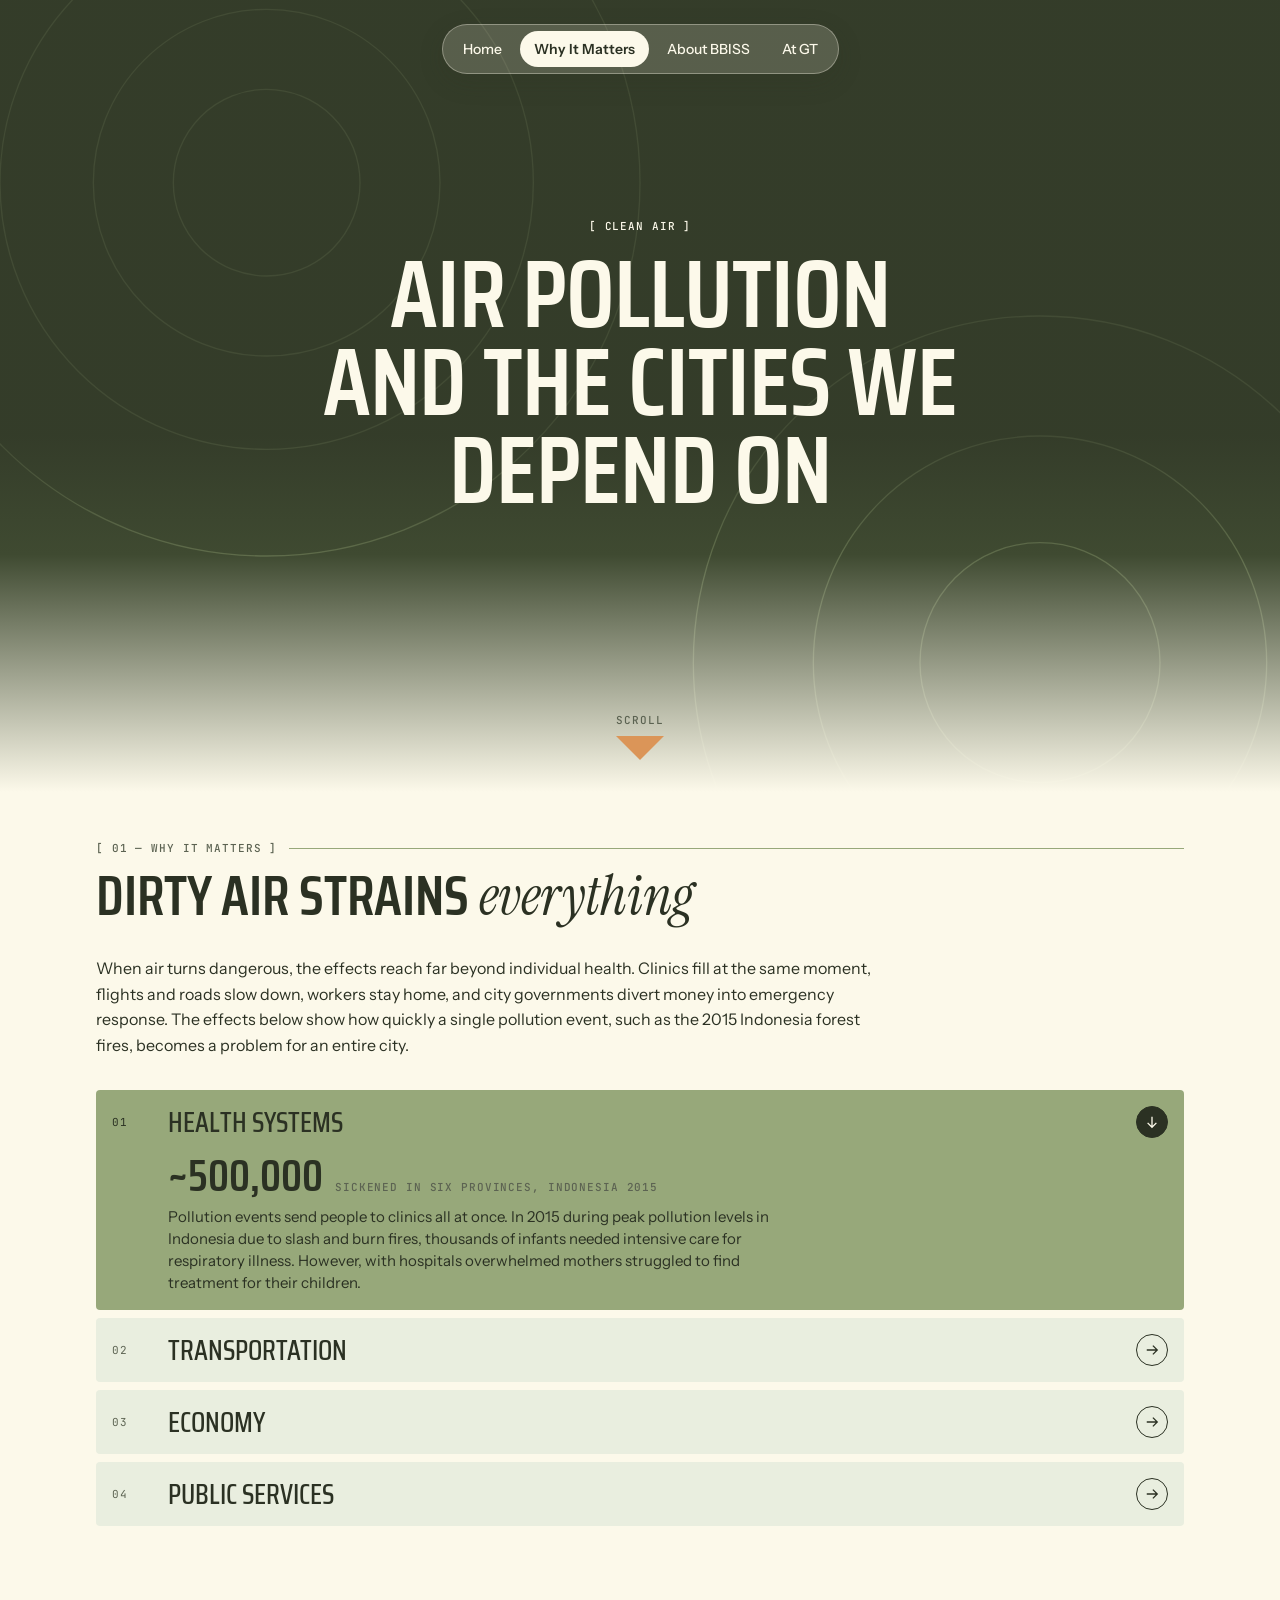
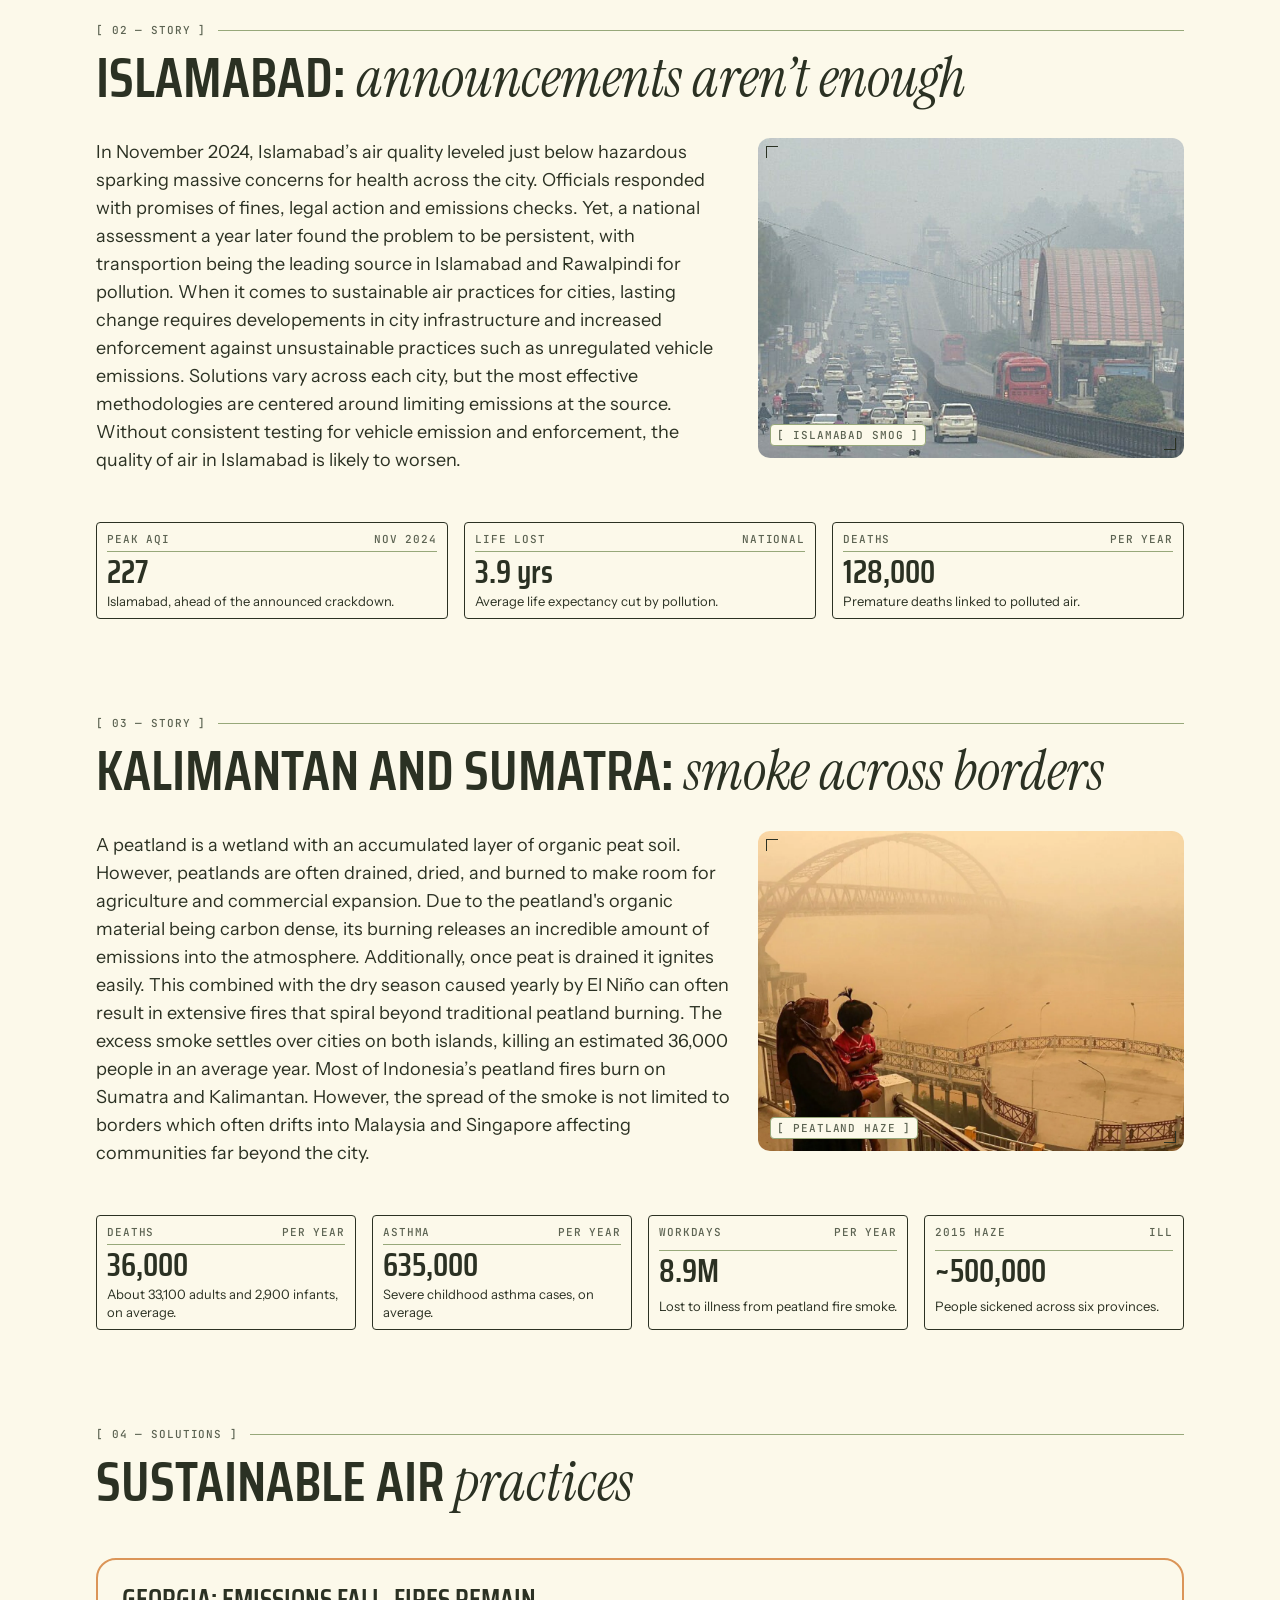
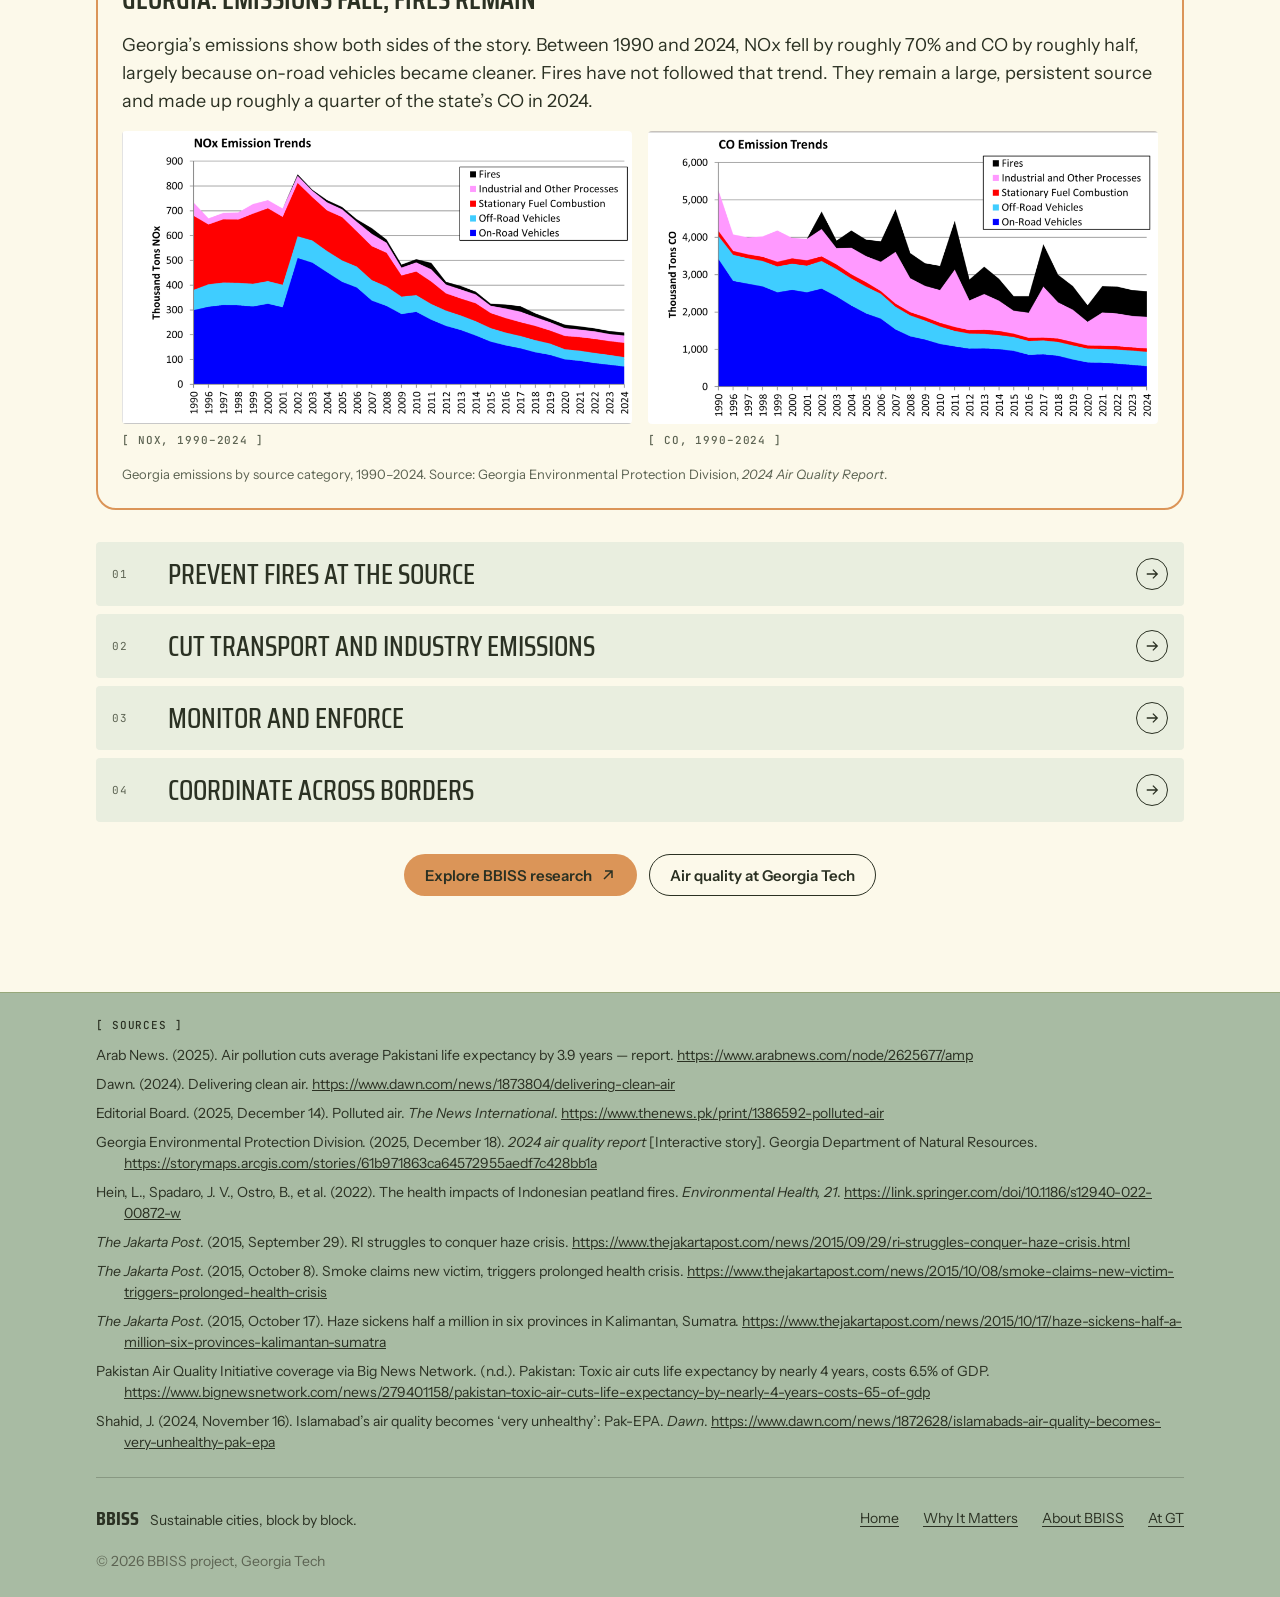
<file: about.html>
<!DOCTYPE html>
<html lang="en">
<head>
  <meta charset="UTF-8">
  <meta name="viewport" content="width=device-width, initial-scale=1">
  <meta name="description" content="How fine particle pollution harms people and city systems, and why sustainable air practices matter: Islamabad, Kalimantan and Sumatra.">
  <title>Clean Air &amp; Cities | BBISS</title>
  <link rel="icon" href="data:image/svg+xml,%3Csvg xmlns='http://www.w3.org/2000/svg' viewBox='0 0 32 32'%3E%3Crect width='32' height='32' rx='8' fill='%232b3123'/%3E%3Ccircle cx='16' cy='16' r='9' fill='none' stroke='%2397a87a' stroke-width='2'/%3E%3Ccircle cx='16' cy='16' r='4' fill='%23db9558'/%3E%3C/svg%3E">
  <link rel="preconnect" href="https://fonts.googleapis.com">
  <link rel="preconnect" href="https://fonts.gstatic.com" crossorigin>
  <link rel="stylesheet" href="https://fonts.googleapis.com/css2?family=Instrument+Sans:wght@400;500;600&family=Instrument+Serif:ital@0;1&family=JetBrains+Mono:wght@500&family=Saira+Condensed:wght@500;600&display=fallback">
  <link rel="stylesheet" href="css/styles.css">
  <link rel="stylesheet" href="css/bbiss.css">
  <style>
    /* Page-only helpers (built from the BBISS tokens) */
    .aq-stats { display: flex; flex-wrap: wrap; gap: var(--space-4); margin-top: var(--space-8); }
    .aq-stats .bb-note { flex: 1 1 200px; max-width: none; }
    .aq-story { display: grid; gap: var(--space-6); margin-top: var(--space-8); }
    .aq-copy { margin: 0 0 var(--space-4); font-size: 18px; line-height: 28px; }
    .aq-copy:last-child { margin-bottom: 0; }
    .aq-chart { margin: var(--space-12) 0 0; padding: var(--space-6); border: 2px solid var(--orange); border-radius: var(--radius-lg); background: var(--cream); }
    .aq-chart > figcaption { margin: 0 0 var(--space-4); font-family: var(--font-display); font-weight: 600; font-size: 28px; line-height: 1.1; text-transform: uppercase; }
    .aq-chart__src { margin: var(--space-4) 0 0; font-size: 13px; color: var(--muted); }
    .aq-fact { display: flex; flex-wrap: wrap; align-items: baseline; gap: var(--space-3); padding: 0 var(--space-4) var(--space-2) 72px; }
    .aq-big { font-family: var(--font-display); font-weight: 600; font-size: 44px; line-height: 1; }
    .aq-graphs { display: grid; gap: var(--space-4); }
    .aq-graphs figure { margin: 0; }
    .aq-graphs img { width: 100%; height: auto; border-radius: var(--radius-sm); background: #fff; }
    .aq-graphs figcaption { margin-top: var(--space-2); }
    @media (min-width: 768px) {
      .aq-graphs { grid-template-columns: 1fr 1fr; }
      .aq-story { grid-template-columns: 3fr 2fr; align-items: start; }
    }
    @media (max-width: 600px) { .aq-fact { padding-left: var(--space-4); } }
  </style>
  <script>document.documentElement.classList.add("js");</script>
  <script src="js/main.js" defer></script>
  <script src="js/bbiss.js" defer></script>
</head>
<body>
  <a class="skip-link" href="#main">Skip to content</a>

  <header class="site-header bb-header">
    <div class="container">
      <a class="site-logo" href="index.html">BBISS</a>

      <button class="nav-toggle" type="button" aria-controls="site-nav" aria-expanded="false" aria-label="Open menu">
        <span class="nav-toggle-bar"></span>
        <span class="nav-toggle-bar"></span>
        <span class="nav-toggle-bar"></span>
      </button>

      <nav class="site-nav" id="site-nav" aria-label="Main">
        <ul class="nav-list">
          <li><a href="index.html">Home</a></li>
          <li><a href="about.html" aria-current="page">Why It Matters</a></li>
          <li><a href="projects.html">About BBISS</a></li>
          <li><a href="resources.html">At GT</a></li>
        </ul>
      </nav>
    </div>
  </header>
  <div class="nav-overlay" aria-hidden="true"></div>

  <main id="main" class="bbiss">
    <header class="bb-hero">
      <div class="bb-hero__media" aria-hidden="true">
        <!-- Placeholder: replace this SVG with a hero photo, e.g. <img src="images/city-smog.jpg" alt=""> -->
        <svg viewBox="0 0 960 600" preserveAspectRatio="xMidYMid slice">
          <rect width="960" height="600" style="fill: var(--moss)"/>
          <g class="rings">
            <circle cx="200" cy="140" r="70"/><circle cx="200" cy="140" r="130"/><circle cx="200" cy="140" r="200"/><circle cx="200" cy="140" r="280"/>
            <circle cx="780" cy="500" r="90"/><circle cx="780" cy="500" r="170"/><circle cx="780" cy="500" r="260"/>
          </g>
        </svg>
      </div>
      <div class="bb-hero__inner">
        <span class="bb-label bb-label--dark">[ CLEAN AIR ]</span>
        <h1>Air pollution and the cities we depend on</h1>
      </div>
      <a class="bb-hero__cue" href="#why">
        <span class="bb-label">Scroll</span>
        <svg viewBox="0 0 48 24" aria-hidden="true"><path d="M0 0h48L24 24z"/></svg>
      </a>
    </header>

    <section class="bbiss-section" id="why" aria-labelledby="why-title">
      <div class="container">
        <div class="bb-heading" data-reveal>
          <div class="bb-heading__rule"><span class="bb-label">[ 01 — WHY IT MATTERS ]</span></div>
          <h2 id="why-title">Dirty air strains <em>everything</em></h2>
        </div>

        <p class="bbiss-copy" data-reveal>When air turns dangerous, the effects reach far beyond individual health. Clinics fill at the same moment, flights and roads slow down, workers stay home, and city governments divert money into emergency response. The effects below show how quickly a single pollution event, such as the 2015 Indonesia forest fires, becomes a problem for an entire city.</p>

        <ul class="bb-rows bbiss-stack">
          <li class="bb-row is-open">
            <button type="button" aria-expanded="true" aria-controls="why-01">
              <span class="bb-row__idx">01</span>
              <span class="bb-row__title">Health systems</span>
              <span class="bb-row__arrow"><svg viewBox="0 0 16 16" fill="none" stroke="currentColor" stroke-width="1.5" aria-hidden="true"><path d="M2 8h12M9 3l5 5-5 5"/></svg></span>
            </button>
            <div class="bb-row__body" id="why-01"><div>
              <div class="aq-fact"><strong class="aq-big">~500,000</strong><span class="bb-label">sickened in six provinces, Indonesia 2015</span></div>
              <p>Pollution events send people to clinics all at once. In 2015 during peak pollution levels in Indonesia due to slash and burn fires, thousands of infants needed intensive care for respiratory illness. However, with hospitals overwhelmed mothers struggled to find treatment for their children.</p>
            </div></div>
          </li>
          <li class="bb-row">
            <button type="button" aria-expanded="false" aria-controls="why-02">
              <span class="bb-row__idx">02</span>
              <span class="bb-row__title">Transportation</span>
              <span class="bb-row__arrow"><svg viewBox="0 0 16 16" fill="none" stroke="currentColor" stroke-width="1.5" aria-hidden="true"><path d="M2 8h12M9 3l5 5-5 5"/></svg></span>
            </button>
            <div class="bb-row__body" id="why-02"><div>
              <div class="aq-fact"><strong class="aq-big">&lt;800 m</strong><span class="bb-label">visibility in two Sumatran cities, 2015</span></div>
              <p>Thick haze cuts visibility and disrupts travel. Thousands of air travelers lost time and money.</p>
            </div></div>
          </li>
          <li class="bb-row">
            <button type="button" aria-expanded="false" aria-controls="why-03">
              <span class="bb-row__idx">03</span>
              <span class="bb-row__title">Economy</span>
              <span class="bb-row__arrow"><svg viewBox="0 0 16 16" fill="none" stroke="currentColor" stroke-width="1.5" aria-hidden="true"><path d="M2 8h12M9 3l5 5-5 5"/></svg></span>
            </button>
            <div class="bb-row__body" id="why-03"><div>
              <div class="aq-fact"><strong class="aq-big">6.5% of GDP</strong><span class="bb-label">~$22 billion a year, Pakistan</span></div>
              <p>In Indonesia, peatland smoke accounts for about 8.9 million lost workdays in an average year.</p>
            </div></div>
          </li>
          <li class="bb-row">
            <button type="button" aria-expanded="false" aria-controls="why-04">
              <span class="bb-row__idx">04</span>
              <span class="bb-row__title">Public services</span>
              <span class="bb-row__arrow"><svg viewBox="0 0 16 16" fill="none" stroke="currentColor" stroke-width="1.5" aria-hidden="true"><path d="M2 8h12M9 3l5 5-5 5"/></svg></span>
            </button>
            <div class="bb-row__body" id="why-04"><div>
              <div class="aq-fact"><strong class="aq-big">~100M</strong><span class="bb-label">people breathing air ~10&times; WHO limits, Pakistan</span></div>
              <p>When pollution peaks, daily life can stall. Economic and social activity across Punjab and Khyber Pakhtunkhwa came to a standstill.</p>
            </div></div>
          </li>
        </ul>
      </div>
    </section>

    <section class="bbiss-section" aria-labelledby="islamabad-title">
      <div class="container">
        <div class="bb-heading" data-reveal>
          <div class="bb-heading__rule"><span class="bb-label">[ 02 — STORY ]</span></div>
          <h2 id="islamabad-title">Islamabad: <em>announcements aren&rsquo;t enough</em></h2>
        </div>
        <div class="aq-story">
          <p class="aq-copy" data-reveal>In November 2024, Islamabad&rsquo;s air quality leveled just below hazardous sparking massive concerns for health across the city. Officials responded with promises of fines, legal action and emissions checks. Yet, a national assessment a year later found the problem to be persistent, with transportion being the leading source in Islamabad and Rawalpindi for pollution. When it comes to sustainable air practices for cities, lasting change requires developements in city infrastructure and increased enforcement against unsustainable practices such as unregulated vehicle emissions. Solutions vary across each city, but the most effective methodologies are centered around limiting emissions at the source. Without consistent testing for vehicle emission and enforcement, the quality of air in Islamabad is likely to worsen.</p>
          <div class="bb-photo" data-reveal>
            <img src="images/ish.jpg" alt="Traffic and metro buses on a city avenue under thick grey smog" width="800" height="480" loading="lazy">
            <span class="bb-photo__tick bb-photo__tick--tl"></span>
            <span class="bb-photo__tick bb-photo__tick--br"></span>
            <span class="bb-label bb-photo__cap">[ Islamabad smog ]</span>
          </div>
        </div>
        <div class="aq-stats" data-reveal>
          <div class="bb-note"><div class="bb-note__head"><span class="bb-label">Peak AQI</span><span class="bb-label">Nov 2024</span></div><span class="bb-note__stat">227</span><p class="bb-note__body">Islamabad, ahead of the announced crackdown.</p></div>
          <div class="bb-note"><div class="bb-note__head"><span class="bb-label">Life lost</span><span class="bb-label">National</span></div><span class="bb-note__stat">3.9 yrs</span><p class="bb-note__body">Average life expectancy cut by pollution.</p></div>
          <div class="bb-note"><div class="bb-note__head"><span class="bb-label">Deaths</span><span class="bb-label">Per year</span></div><span class="bb-note__stat">128,000</span><p class="bb-note__body">Premature deaths linked to polluted air.</p></div>
        </div>
      </div>
    </section>

    <section class="bbiss-section" aria-labelledby="islands-title">
      <div class="container">
        <div class="bb-heading" data-reveal>
          <div class="bb-heading__rule"><span class="bb-label">[ 03 — STORY ]</span></div>
          <h2 id="islands-title">Kalimantan and Sumatra: <em>smoke across borders</em></h2>
        </div>
        <div class="aq-story">
          <p class="aq-copy" data-reveal> A peatland is a wetland with an accumulated layer of organic peat soil. However, peatlands are often drained, dried, and burned to make room for agriculture and commercial expansion. Due to the peatland's organic material being carbon dense, its burning releases an incredible amount of emissions into the atmosphere. Additionally, once peat is drained it ignites easily. This combined with the dry season caused yearly by El Ni&ntilde;o can often result in extensive fires that spiral beyond traditional peatland burning. The excess smoke settles over cities on both islands, killing an estimated 36,000 people in an average year.  Most of Indonesia&rsquo;s peatland fires burn on Sumatra and Kalimantan. However, the spread of the smoke is not limited to borders which often drifts into Malaysia and Singapore affecting communities far beyond the city.</p>
          <div class="bb-photo" data-reveal>
            <img src="images/yellow_haze.webp" alt="A masked mother and child look out over a bridge almost hidden in orange peatland smoke" width="1536" height="864" loading="lazy">
            <span class="bb-photo__tick bb-photo__tick--tl"></span>
            <span class="bb-photo__tick bb-photo__tick--br"></span>
            <span class="bb-label bb-photo__cap">[ Peatland haze ]</span>
          </div>
        </div>
        <div class="aq-stats" data-reveal>
          <div class="bb-note"><div class="bb-note__head"><span class="bb-label">Deaths</span><span class="bb-label">Per year</span></div><span class="bb-note__stat">36,000</span><p class="bb-note__body">About 33,100 adults and 2,900 infants, on average.</p></div>
          <div class="bb-note"><div class="bb-note__head"><span class="bb-label">Asthma</span><span class="bb-label">Per year</span></div><span class="bb-note__stat">635,000</span><p class="bb-note__body">Severe childhood asthma cases, on average.</p></div>
          <div class="bb-note"><div class="bb-note__head"><span class="bb-label">Workdays</span><span class="bb-label">Per year</span></div><span class="bb-note__stat">8.9M</span><p class="bb-note__body">Lost to illness from peatland fire smoke.</p></div>
          <div class="bb-note"><div class="bb-note__head"><span class="bb-label">2015 haze</span><span class="bb-label">Ill</span></div><span class="bb-note__stat">~500,000</span><p class="bb-note__body">People sickened across six provinces.</p></div>
        </div>
      </div>
    </section>

    <section class="bbiss-section" aria-labelledby="practices-title">
      <div class="container">
        <div class="bb-heading" data-reveal>
          <div class="bb-heading__rule"><span class="bb-label">[ 04 — SOLUTIONS ]</span></div>
          <h2 id="practices-title">Sustainable air <em>practices</em></h2>
        </div>

        <figure class="aq-chart" data-reveal role="group" aria-labelledby="trend-title">
          <figcaption id="trend-title">Georgia: emissions fall, fires remain</figcaption>
          <p class="aq-copy">Georgia&rsquo;s emissions show both sides of the story. Between 1990 and 2024, NOx fell by roughly 70% and CO by roughly half, largely because on-road vehicles became cleaner. Fires have not followed that trend. They remain a large, persistent source and made up roughly a quarter of the state&rsquo;s CO in 2024.</p>
          <div class="aq-graphs">
            <figure>
              <img src="images/nox-emission-trends.png" alt="Stacked area chart of Georgia NOx emissions in thousand tons, 1990 to 2024, falling from about 730 to about 205, with on-road vehicles the largest and fastest-shrinking source" width="1918" height="1100" loading="lazy">
              <figcaption class="bb-label">[ NOx, 1990&ndash;2024 ]</figcaption>
            </figure>
            <figure>
              <img src="images/co-emission-trends.png" alt="Stacked area chart of Georgia CO emissions in thousand tons, 1990 to 2024, falling from about 5,250 to about 2,550, with on-road vehicles shrinking and fires a growing share" width="1918" height="1100" loading="lazy">
              <figcaption class="bb-label">[ CO, 1990&ndash;2024 ]</figcaption>
            </figure>
          </div>
          <p class="aq-chart__src">Georgia emissions by source category, 1990&ndash;2024. Source: Georgia Environmental Protection Division, <i>2024 Air Quality Report</i>.</p>
        </figure>

        <ul class="bb-rows bbiss-stack">
          <li class="bb-row">
            <button type="button" aria-expanded="false" aria-controls="practice-01">
              <span class="bb-row__idx">01</span>
              <span class="bb-row__title">Prevent fires at the source</span>
              <span class="bb-row__arrow"><svg viewBox="0 0 16 16" fill="none" stroke="currentColor" stroke-width="1.5" aria-hidden="true"><path d="M2 8h12M9 3l5 5-5 5"/></svg></span>
            </button>
            <div class="bb-row__body" id="practice-01"><div><p>Manage peatland without drainage so it stops being fire-prone. Fire is a major CO source in Georgia as well.</p></div></div>
          </li>
          <li class="bb-row">
            <button type="button" aria-expanded="false" aria-controls="practice-02">
              <span class="bb-row__idx">02</span>
              <span class="bb-row__title">Cut transport and industry emissions</span>
              <span class="bb-row__arrow"><svg viewBox="0 0 16 16" fill="none" stroke="currentColor" stroke-width="1.5" aria-hidden="true"><path d="M2 8h12M9 3l5 5-5 5"/></svg></span>
            </button>
            <div class="bb-row__body" id="practice-02"><div><p>Transport leads in Islamabad. Reliable public transit, walkable streets and cleaner kilns and vehicles tackle the largest sources.</p></div></div>
          </li>
          <li class="bb-row">
            <button type="button" aria-expanded="false" aria-controls="practice-03">
              <span class="bb-row__idx">03</span>
              <span class="bb-row__title">Monitor and enforce</span>
              <span class="bb-row__arrow"><svg viewBox="0 0 16 16" fill="none" stroke="currentColor" stroke-width="1.5" aria-hidden="true"><path d="M2 8h12M9 3l5 5-5 5"/></svg></span>
            </button>
            <div class="bb-row__body" id="practice-03"><div><p>Expand air quality monitoring so policies can be tested against real data.</p></div></div>
          </li>
          <li class="bb-row">
            <button type="button" aria-expanded="false" aria-controls="practice-04">
              <span class="bb-row__idx">04</span>
              <span class="bb-row__title">Coordinate across borders</span>
              <span class="bb-row__arrow"><svg viewBox="0 0 16 16" fill="none" stroke="currentColor" stroke-width="1.5" aria-hidden="true"><path d="M2 8h12M9 3l5 5-5 5"/></svg></span>
            </button>
            <div class="bb-row__body" id="practice-04"><div><p>Smoke crosses city and national lines, so monitoring and response must be shared.</p></div></div>
          </li>
        </ul>
        <div class="bbiss-actions">
          <a class="bb-btn bb-btn--primary" href="https://sustainablesystems.gatech.edu/" target="_blank" rel="noopener">Explore BBISS research <svg viewBox="0 0 16 16" fill="none" stroke="currentColor" stroke-width="1.5" aria-hidden="true"><path d="M4 12 12 4M5 4h7v7"/></svg></a>
          <a class="bb-btn bb-btn--secondary" href="resources.html">Air quality at Georgia Tech</a>
        </div>
      </div>
    </section>
  </main>

  <footer class="site-footer">
    <div class="container">
      <section class="bbiss-sources" aria-labelledby="sources-title">
        <h2 class="bb-label" id="sources-title">[ Sources ]</h2>
        <ul class="bbiss-refs">
          <li>Arab News. (2025). Air pollution cuts average Pakistani life expectancy by 3.9 years &mdash; report. <a href="https://www.arabnews.com/node/2625677/amp" target="_blank" rel="noopener">https://www.arabnews.com/node/2625677/amp</a></li>
          <li>Dawn. (2024). Delivering clean air. <a href="https://www.dawn.com/news/1873804/delivering-clean-air" target="_blank" rel="noopener">https://www.dawn.com/news/1873804/delivering-clean-air</a></li>
          <li>Editorial Board. (2025, December 14). Polluted air. <i>The News International</i>. <a href="https://www.thenews.pk/print/1386592-polluted-air" target="_blank" rel="noopener">https://www.thenews.pk/print/1386592-polluted-air</a></li>
          <li>Georgia Environmental Protection Division. (2025, December 18). <i>2024 air quality report</i> [Interactive story]. Georgia Department of Natural Resources. <a href="https://storymaps.arcgis.com/stories/61b971863ca64572955aedf7c428bb1a" target="_blank" rel="noopener">https://storymaps.arcgis.com/stories/61b971863ca64572955aedf7c428bb1a</a></li>
          <li>Hein, L., Spadaro, J. V., Ostro, B., et al. (2022). The health impacts of Indonesian peatland fires. <i>Environmental Health, 21</i>. <a href="https://link.springer.com/doi/10.1186/s12940-022-00872-w" target="_blank" rel="noopener">https://link.springer.com/doi/10.1186/s12940-022-00872-w</a></li>
          <li><i>The Jakarta Post</i>. (2015, September 29). RI struggles to conquer haze crisis. <a href="https://www.thejakartapost.com/news/2015/09/29/ri-struggles-conquer-haze-crisis.html" target="_blank" rel="noopener">https://www.thejakartapost.com/news/2015/09/29/ri-struggles-conquer-haze-crisis.html</a></li>
          <li><i>The Jakarta Post</i>. (2015, October 8). Smoke claims new victim, triggers prolonged health crisis. <a href="https://www.thejakartapost.com/news/2015/10/08/smoke-claims-new-victim-triggers-prolonged-health-crisis" target="_blank" rel="noopener">https://www.thejakartapost.com/news/2015/10/08/smoke-claims-new-victim-triggers-prolonged-health-crisis</a></li>
          <li><i>The Jakarta Post</i>. (2015, October 17). Haze sickens half a million in six provinces in Kalimantan, Sumatra. <a href="https://www.thejakartapost.com/news/2015/10/17/haze-sickens-half-a-million-six-provinces-kalimantan-sumatra" target="_blank" rel="noopener">https://www.thejakartapost.com/news/2015/10/17/haze-sickens-half-a-million-six-provinces-kalimantan-sumatra</a></li>
          <li>Pakistan Air Quality Initiative coverage via Big News Network. (n.d.). Pakistan: Toxic air cuts life expectancy by nearly 4 years, costs 6.5% of GDP. <a href="https://www.bignewsnetwork.com/news/279401158/pakistan-toxic-air-cuts-life-expectancy-by-nearly-4-years-costs-65-of-gdp" target="_blank" rel="noopener">https://www.bignewsnetwork.com/news/279401158/pakistan-toxic-air-cuts-life-expectancy-by-nearly-4-years-costs-65-of-gdp</a></li>
          <li>Shahid, J. (2024, November 16). Islamabad&rsquo;s air quality becomes &lsquo;very unhealthy&rsquo;: Pak-EPA. <i>Dawn</i>. <a href="https://www.dawn.com/news/1872628/islamabads-air-quality-becomes-very-unhealthy-pak-epa" target="_blank" rel="noopener">https://www.dawn.com/news/1872628/islamabads-air-quality-becomes-very-unhealthy-pak-epa</a></li>
        </ul>
      </section>
      <div class="footer-grid">
        <p class="footer-brand"><b>BBISS</b> Sustainable cities, block by block.</p>
        <ul class="footer-links">
          <li><a href="index.html">Home</a></li>
          <li><a href="about.html">Why It Matters</a></li>
          <li><a href="projects.html">About BBISS</a></li>
          <li><a href="resources.html">At GT</a></li>
        </ul>
        <p>&copy; <span id="year"></span> BBISS project, Georgia Tech</p>
      </div>
    </div>
  </footer>
</body>
</html>
</file>
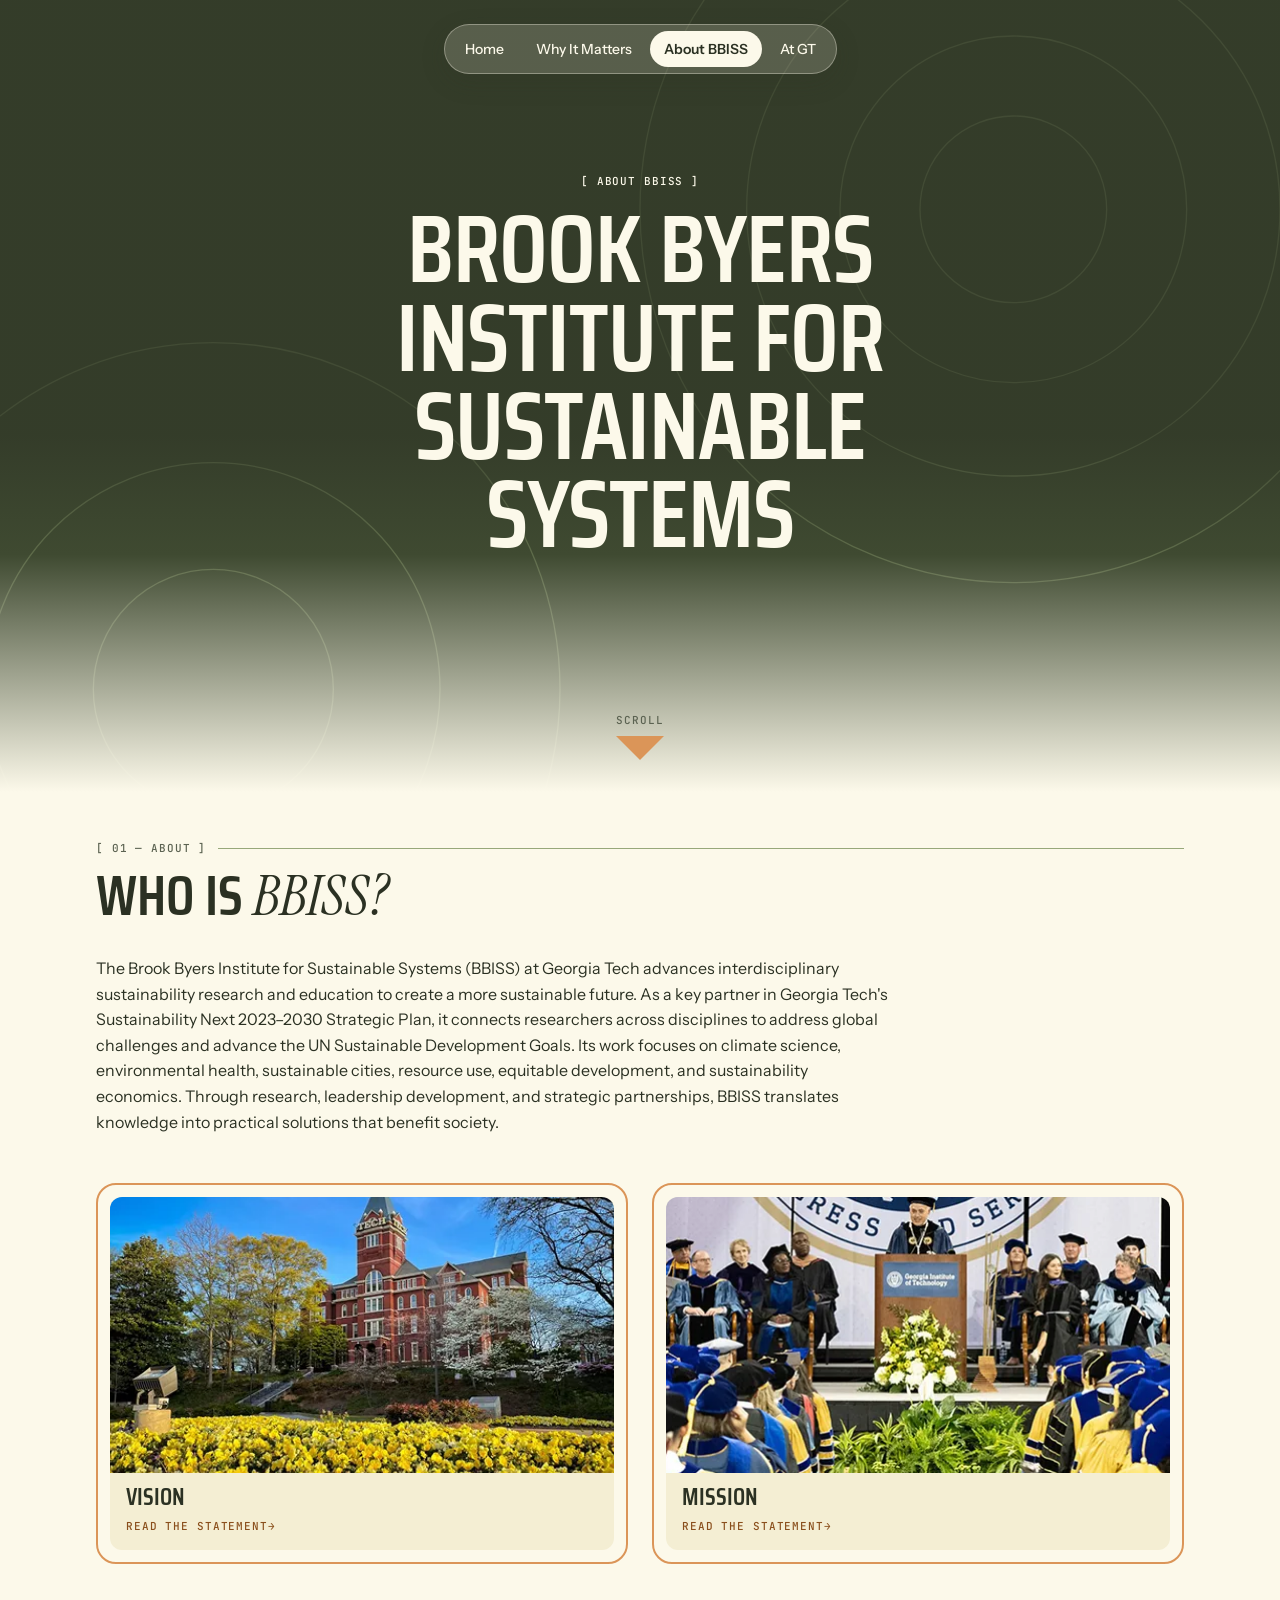
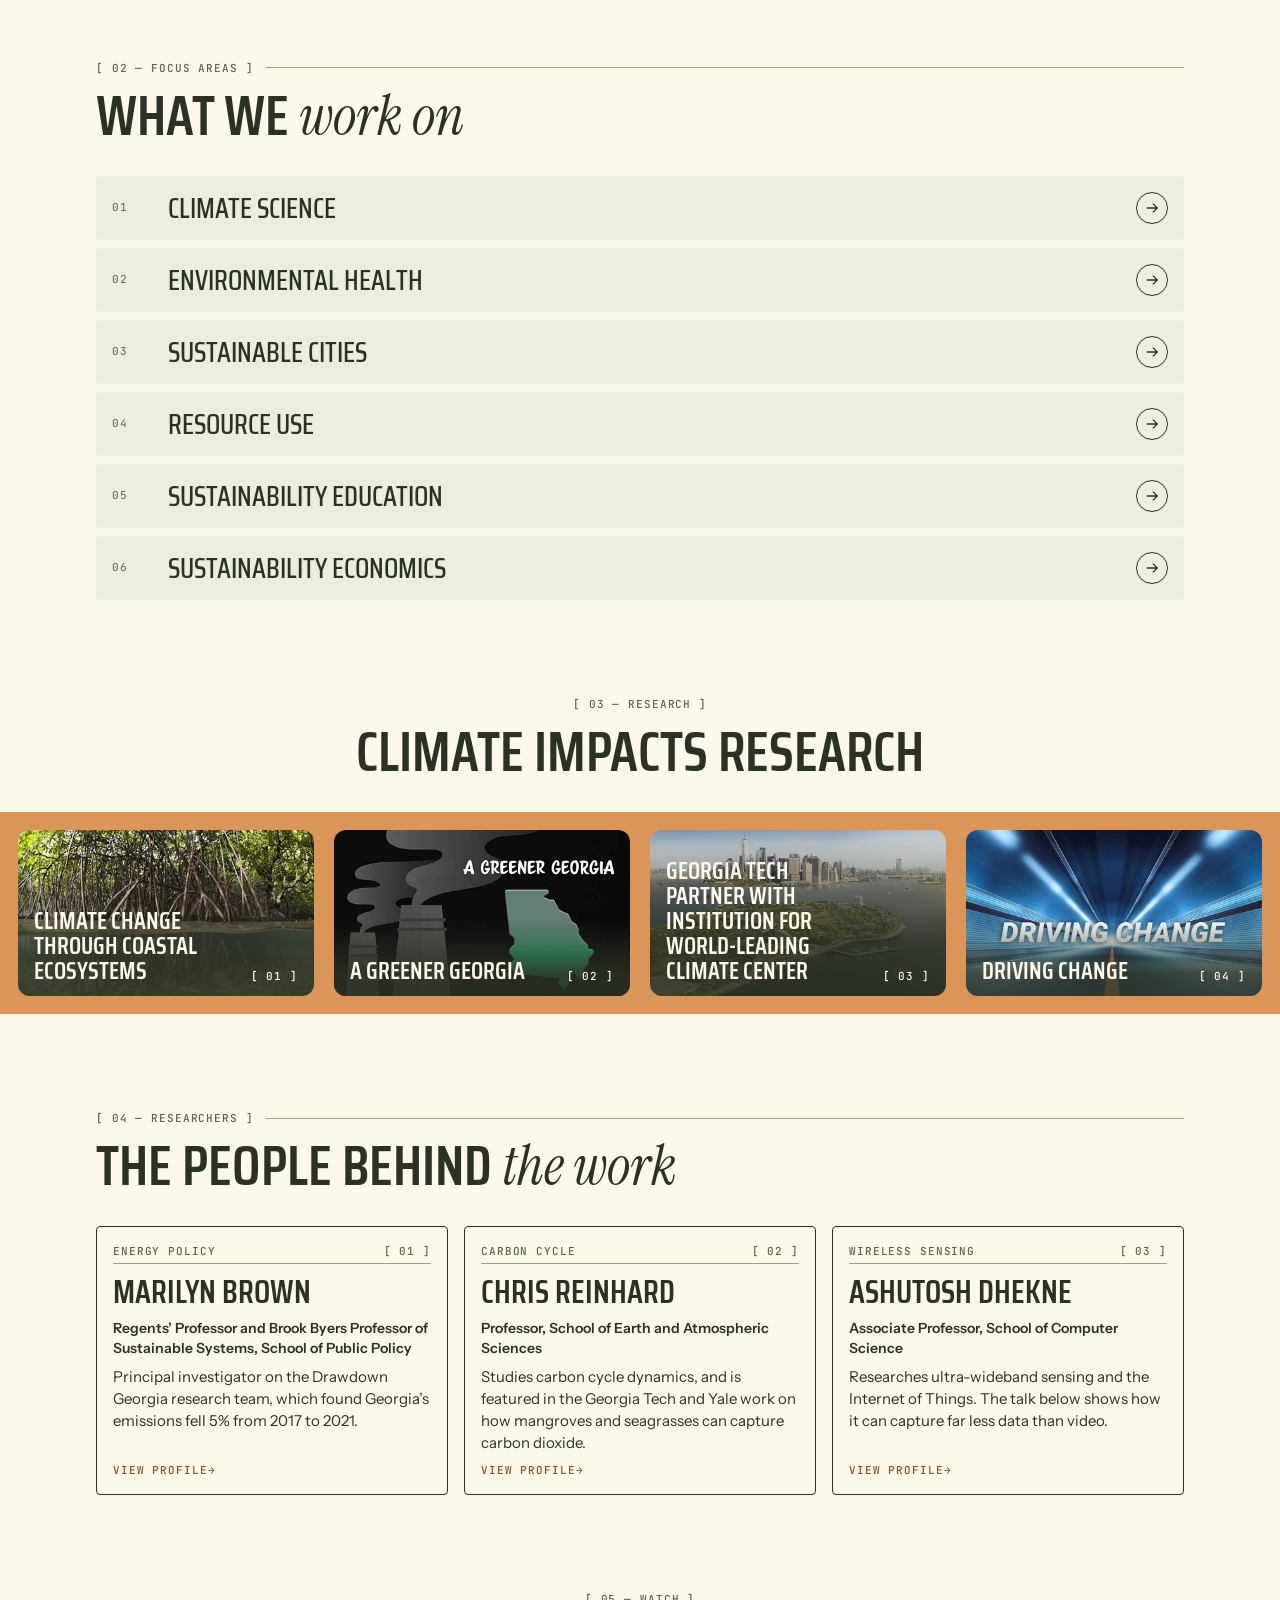
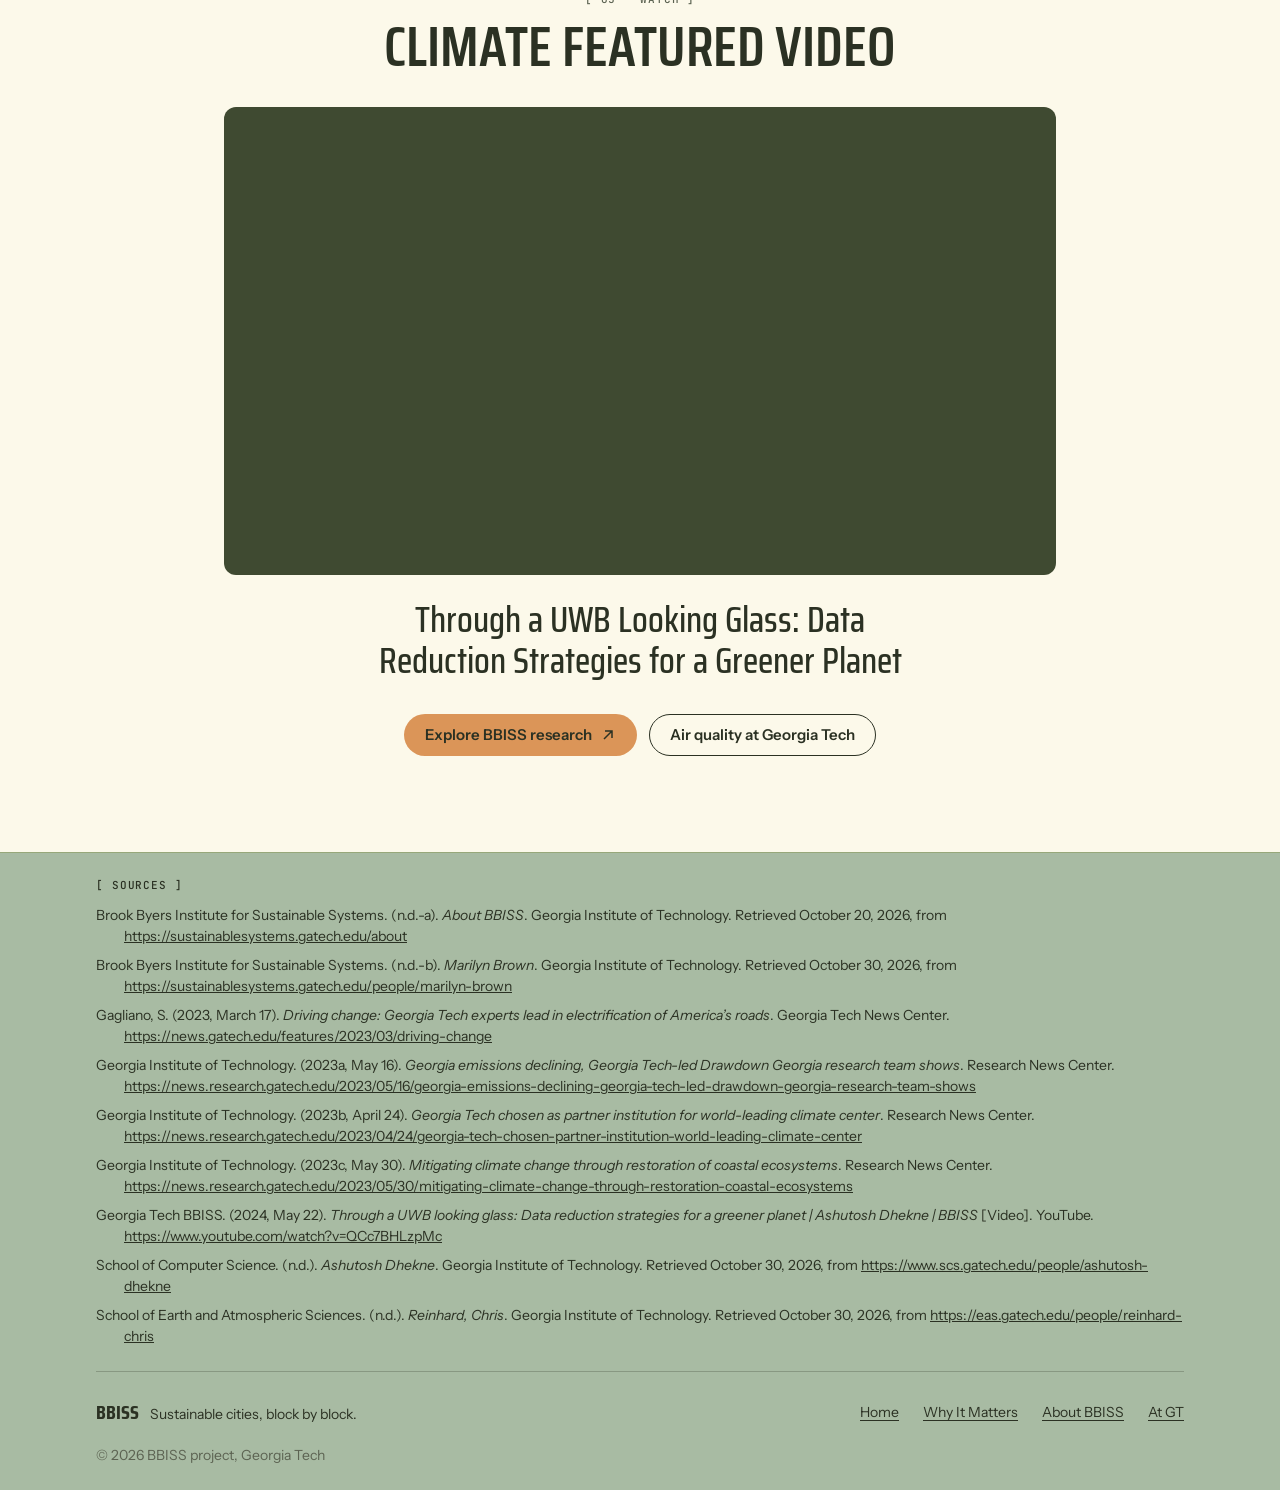
<file: projects.html>
<!DOCTYPE html>
<html lang="en">
<head>
  <meta charset="UTF-8">
  <meta name="viewport" content="width=device-width, initial-scale=1">
  <meta name="description" content="About the Brook Byers Institute for Sustainable Systems at Georgia Tech: vision, mission, focus areas and climate impacts research.">
  <title>About | BBISS</title>
  <link rel="icon" href="data:image/svg+xml,%3Csvg xmlns='http://www.w3.org/2000/svg' viewBox='0 0 32 32'%3E%3Crect width='32' height='32' rx='8' fill='%232b3123'/%3E%3Ccircle cx='16' cy='16' r='9' fill='none' stroke='%2397a87a' stroke-width='2'/%3E%3Ccircle cx='16' cy='16' r='4' fill='%23db9558'/%3E%3C/svg%3E">
  <link rel="preconnect" href="https://fonts.googleapis.com">
  <link rel="preconnect" href="https://fonts.gstatic.com" crossorigin>
  <link rel="stylesheet" href="https://fonts.googleapis.com/css2?family=Instrument+Sans:wght@400;500;600&family=Instrument+Serif:ital@0;1&family=JetBrains+Mono:wght@500&family=Saira+Condensed:wght@500;600&display=fallback">
  <link rel="stylesheet" href="css/styles.css">
  <link rel="stylesheet" href="css/bbiss.css">
  <script>document.documentElement.classList.add("js");</script>
  <script src="js/main.js" defer></script>
  <script src="js/bbiss.js" defer></script>
</head>
<body>
  <a class="skip-link" href="#main">Skip to content</a>

  <header class="site-header bb-header">
    <div class="container">
      <a class="site-logo" href="index.html">BBISS</a>

      <button class="nav-toggle" type="button" aria-controls="site-nav" aria-expanded="false" aria-label="Open menu">
        <span class="nav-toggle-bar"></span>
        <span class="nav-toggle-bar"></span>
        <span class="nav-toggle-bar"></span>
      </button>

      <nav class="site-nav" id="site-nav" aria-label="Main">
        <ul class="nav-list">
          <li><a href="index.html">Home</a></li>
          <li><a href="about.html">Why It Matters</a></li>
          <li><a href="projects.html" aria-current="page">About BBISS</a></li>
          <li><a href="resources.html">At GT</a></li>
        </ul>
      </nav>
    </div>
  </header>
  <div class="nav-overlay" aria-hidden="true"></div>

  <main id="main" class="bbiss">
    <header class="bb-hero">
      <div class="bb-hero__media" aria-hidden="true">
        <!-- Placeholder: replace this SVG with the campus aerial, e.g. <img src="images/campus-aerial.jpg" alt=""> -->
        <svg viewBox="0 0 960 600" preserveAspectRatio="xMidYMid slice">
          <rect width="960" height="600" style="fill: var(--moss)"/>
          <g class="rings">
            <circle cx="760" cy="160" r="70"/><circle cx="760" cy="160" r="130"/><circle cx="760" cy="160" r="200"/><circle cx="760" cy="160" r="280"/>
            <circle cx="160" cy="520" r="90"/><circle cx="160" cy="520" r="170"/><circle cx="160" cy="520" r="260"/>
          </g>
        </svg>
      </div>
      <div class="bb-hero__inner">
        <span class="bb-label bb-label--dark">[ ABOUT BBISS ]</span>
        <h1>Brook Byers Institute for Sustainable Systems</h1>
      </div>
      <a class="bb-hero__cue" href="#who">
        <span class="bb-label">Scroll</span>
        <svg viewBox="0 0 48 24" aria-hidden="true"><path d="M0 0h48L24 24z"/></svg>
      </a>
    </header>

    <section class="bbiss-section" id="who" aria-labelledby="who-title">
      <div class="container">
        <div class="bb-heading" data-reveal>
          <div class="bb-heading__rule"><span class="bb-label">[ 01 — ABOUT ]</span></div>
          <h2 id="who-title">Who is <em>BBISS?</em></h2>
        </div>
        <p class="bbiss-copy" data-reveal>The Brook Byers Institute for Sustainable Systems (BBISS) at Georgia Tech advances interdisciplinary sustainability research and education to create a more sustainable future. As a key partner in Georgia Tech's Sustainability Next 2023–2030 Strategic Plan, it connects researchers across disciplines to address global challenges and advance the UN Sustainable Development Goals. Its work focuses on climate science, environmental health, sustainable cities, resource use, equitable development, and sustainability economics. Through research, leadership development, and strategic partnerships, BBISS translates knowledge into practical solutions that benefit society.</p>

        <div class="bbiss-pair">
          <article class="bb-feature" data-reveal>
            <div class="bb-feature__inner">
              <div class="bb-feature__face bb-feature__front">
                <div class="bb-photo"><img src="images/tech_tower.webp" alt="Tech Tower on the Georgia Tech campus behind a bed of yellow flowers" width="500" height="421"></div>
                <div class="bb-feature__body">
                  <h3>Vision</h3>
                  <span class="bb-feature__more" aria-hidden="true">Read the statement</span>
                </div>
              </div>
              <div class="bb-feature__face bb-feature__back">
                <blockquote>
                  <p>To grow and mobilize Georgia Tech's knowledge assets to create a sustainable future for all.</p>
                </blockquote>
                <cite class="bb-feature__cite">BBISS — Vision</cite>
              </div>
            </div>
            <button class="bb-feature__hit" type="button" aria-pressed="false" aria-label="Vision: show statement"></button>
          </article>
          <article class="bb-feature" data-reveal>
            <div class="bb-feature__inner">
              <div class="bb-feature__face bb-feature__front">
                <div class="bb-photo"><img src="images/mission_image.webp" alt="A speaker at the Georgia Tech podium addressing graduates at commencement" width="522" height="419"></div>
                <div class="bb-feature__body">
                  <h3>Mission</h3>
                  <span class="bb-feature__more" aria-hidden="true">Read the statement</span>
                </div>
              </div>
              <div class="bb-feature__face bb-feature__back">
                <blockquote>
                  <p>To catalyze high-impact research, develop future leaders, and foster partnerships that translate knowledge into practice.</p>
                </blockquote>
                <cite class="bb-feature__cite">BBISS — Mission</cite>
              </div>
            </div>
            <button class="bb-feature__hit" type="button" aria-pressed="false" aria-label="Mission: show statement"></button>
          </article>
        </div>
      </div>
    </section>

    <section class="bbiss-section" id="focus" aria-labelledby="focus-title">
      <div class="container">
        <div class="bb-heading" data-reveal>
          <div class="bb-heading__rule"><span class="bb-label">[ 02 — FOCUS AREAS ]</span></div>
          <h2 id="focus-title">What we <em>work on</em></h2>
        </div>
        <ul class="bb-rows bbiss-stack">
          <li class="bb-row">
            <button type="button" aria-expanded="false" aria-controls="area-01">
              <span class="bb-row__idx">01</span>
              <span class="bb-row__title">Climate science</span>
              <span class="bb-row__arrow"><svg viewBox="0 0 16 16" fill="none" stroke="currentColor" stroke-width="1.5" aria-hidden="true"><path d="M2 8h12M9 3l5 5-5 5"/></svg></span>
            </button>
            <div class="bb-row__body" id="area-01"><div><p>Georgia Tech researchers are working to deepen the science of climate change and the complex ways in which climate change impacts natural, human, and built systems.</p></div></div>
          </li>
          <li class="bb-row">
            <button type="button" aria-expanded="false" aria-controls="area-02">
              <span class="bb-row__idx">02</span>
              <span class="bb-row__title">Environmental health</span>
              <span class="bb-row__arrow"><svg viewBox="0 0 16 16" fill="none" stroke="currentColor" stroke-width="1.5" aria-hidden="true"><path d="M2 8h12M9 3l5 5-5 5"/></svg></span>
            </button>
            <div class="bb-row__body" id="area-02"><div><p>The Georgia Tech sustainability community is committed to conducting rigorous research and implementing practical strategies to preserve and restore ecosystems, safeguard biodiversity, mitigate environmental degradation, and address the negative impacts and cultural burdens of our climate emergency.</p></div></div>
          </li>
          <li class="bb-row">
            <button type="button" aria-expanded="false" aria-controls="area-03">
              <span class="bb-row__idx">03</span>
              <span class="bb-row__title">Sustainable cities</span>
              <span class="bb-row__arrow"><svg viewBox="0 0 16 16" fill="none" stroke="currentColor" stroke-width="1.5" aria-hidden="true"><path d="M2 8h12M9 3l5 5-5 5"/></svg></span>
            </button>
            <div class="bb-row__body" id="area-03"><div><p>Georgia Tech researchers are leaders in the study of large infrastructure systems including energy production and power grids, water systems, transportation and communication networks, and structures and buildings.</p></div></div>
          </li>
          <li class="bb-row">
            <button type="button" aria-expanded="false" aria-controls="area-04">
              <span class="bb-row__idx">04</span>
              <span class="bb-row__title">Resource use</span>
              <span class="bb-row__arrow"><svg viewBox="0 0 16 16" fill="none" stroke="currentColor" stroke-width="1.5" aria-hidden="true"><path d="M2 8h12M9 3l5 5-5 5"/></svg></span>
            </button>
            <div class="bb-row__body" id="area-04"><div><p>Georgia Tech researchers develop methods to recycle and recover resources in ways that are environmentally sustainable and socially just. They pioneer materials that are safer and more sustainable.</p></div></div>
          </li>
          <li class="bb-row">
            <button type="button" aria-expanded="false" aria-controls="area-05">
              <span class="bb-row__idx">05</span>
              <span class="bb-row__title">Sustainability Education</span>
              <span class="bb-row__arrow"><svg viewBox="0 0 16 16" fill="none" stroke="currentColor" stroke-width="1.5" aria-hidden="true"><path d="M2 8h12M9 3l5 5-5 5"/></svg></span>
            </button>
            <div class="bb-row__body" id="area-05"><div><p>The Brook Byers Institute for Sustainable Systems recognizes the intimate connection between research and education and works collaboratively through our faculty and partnerships to advance interdisciplinary education at Georgia Tech and beyond.</p></div></div>
          </li>
          <li class="bb-row">
            <button type="button" aria-expanded="false" aria-controls="area-06">
              <span class="bb-row__idx">06</span>
              <span class="bb-row__title">Sustainability economics</span>
              <span class="bb-row__arrow"><svg viewBox="0 0 16 16" fill="none" stroke="currentColor" stroke-width="1.5" aria-hidden="true"><path d="M2 8h12M9 3l5 5-5 5"/></svg></span>
            </button>
            <div class="bb-row__body" id="area-06"><div><p>By promoting collaborations across the fields of economics, public policy, management, and environmental science and engineering, we foster a deeper understanding of the relationships between economic systems, corporate strategies, and societal impacts.</p></div></div>
          </li>
        </ul>
      </div>
    </section>

    <section class="bbiss-section" id="research" aria-labelledby="research-title">
      <div class="container">
        <div class="bb-heading bb-heading--center" data-reveal>
          <span class="bb-label">[ 03 — RESEARCH ]</span>
          <h2 id="research-title">Climate impacts research</h2>
        </div>
      </div>
      <div class="bb-strip bbiss-stack">
        <div class="bb-strip__track">
        <article class="bb-tile">
          <div class="bb-tile__media">
            <div class="bb-photo"><img src="images/costal_ecosystems.webp" alt="Mangrove roots above and below the waterline" width="467" height="263"></div>
            <div class="bb-tile__cap"><h3>Climate Change Through Coastal Ecosystems</h3><span class="bb-label bb-label--dark">[ 01 ]</span></div>
            <span class="bb-tile__x" aria-hidden="true"><svg viewBox="0 0 16 16" fill="none" stroke="currentColor" stroke-width="1.5" aria-hidden="true"><path d="M3 3l10 10M13 3 3 13"/></svg></span>
            <button class="bb-tile__toggle" type="button" aria-expanded="false" aria-controls="research-01" aria-label="Climate Change Through Coastal Ecosystems: show summary"></button>
          </div>
          <div class="bb-tile__body" id="research-01">
            <div>
              <h4>Mitigating Climate Change Through Restoration of Coastal Ecosystems</h4>
              <p>Researchers at the Georgia Institute of Technology and Yale University are proposing a novel pathway through which coastal ecosystem restoration can permanently capture carbon dioxide from the atmosphere. </p>
              <a class="bb-btn bb-btn--primary" href="https://news.research.gatech.edu/2023/05/30/mitigating-climate-change-through-restoration-coastal-ecosystems" target="_blank" rel="noopener">Learn more <svg viewBox="0 0 16 16" fill="none" stroke="currentColor" stroke-width="1.5" aria-hidden="true"><path d="M4 12 12 4M5 4h7v7"/></svg></a>
            </div>
          </div>
        </article>
        <article class="bb-tile">
          <div class="bb-tile__media">
            <div class="bb-photo"><img src="images/greener_georgia.webp" alt="Illustration of smokestacks beside a map of Georgia shaded green, titled A Greener Georgia" width="468" height="263"></div>
            <div class="bb-tile__cap"><h3>A Greener Georgia</h3><span class="bb-label bb-label--dark">[ 02 ]</span></div>
            <span class="bb-tile__x" aria-hidden="true"><svg viewBox="0 0 16 16" fill="none" stroke="currentColor" stroke-width="1.5" aria-hidden="true"><path d="M3 3l10 10M13 3 3 13"/></svg></span>
            <button class="bb-tile__toggle" type="button" aria-expanded="false" aria-controls="research-02" aria-label="A Greener Georgia: show summary"></button>
          </div>
          <div class="bb-tile__body" id="research-02">
            <div>
              <h4>Georgia emissions declining</h4>
              <p>Georgia's overall greenhouse gases have decreased. The decline in emissions comes against a 10% expansion in the state's economy, showing the potential for reducing emissions while pursuing economic growth, according to the team.</p>
              <a class="bb-btn bb-btn--primary" href="https://news.research.gatech.edu/2023/05/16/georgia-emissions-declining-georgia-tech-led-drawdown-georgia-research-team-shows" target="_blank" rel="noopener">Learn more <svg viewBox="0 0 16 16" fill="none" stroke="currentColor" stroke-width="1.5" aria-hidden="true"><path d="M4 12 12 4M5 4h7v7"/></svg></a>
            </div>
          </div>
        </article>
        <article class="bb-tile">
          <div class="bb-tile__media">
            <div class="bb-photo"><img src="images/climate_center.webp" alt="Aerial rendering of the New York Climate Exchange campus on Governors Island, with Manhattan behind" width="466" height="262"></div>
            <div class="bb-tile__cap"><h3>Georgia Tech Partner with Institution for World-Leading Climate Center</h3><span class="bb-label bb-label--dark">[ 03 ]</span></div>
            <span class="bb-tile__x" aria-hidden="true"><svg viewBox="0 0 16 16" fill="none" stroke="currentColor" stroke-width="1.5" aria-hidden="true"><path d="M3 3l10 10M13 3 3 13"/></svg></span>
            <button class="bb-tile__toggle" type="button" aria-expanded="false" aria-controls="research-03" aria-label="Georgia Tech Partner with Institution for World-Leading Climate Center: show summary"></button>
          </div>
          <div class="bb-tile__body" id="research-03">
            <div>
              <h4>Georgia Tech Chosen as Partner Institution for World-Leading Climate Center</h4>
              <p>Georgia Tech will be a key partner for the New York Climate Exchange (The Exchange), a first-of-its-kind international center for developing and deploying dynamic solutions to the global climate crisis.</p>
              <a class="bb-btn bb-btn--primary" href="https://news.research.gatech.edu/2023/04/24/georgia-tech-chosen-partner-institution-world-leading-climate-center" target="_blank" rel="noopener">Learn more <svg viewBox="0 0 16 16" fill="none" stroke="currentColor" stroke-width="1.5" aria-hidden="true"><path d="M4 12 12 4M5 4h7v7"/></svg></a>
            </div>
          </div>
        </article>
        <article class="bb-tile">
          <div class="bb-tile__media">
            <div class="bb-photo"><img src="images/driving_change.webp" alt="Blurred highway tunnel with the words Driving Change" width="461" height="245"></div>
            <div class="bb-tile__cap"><h3>Driving Change</h3><span class="bb-label bb-label--dark">[ 04 ]</span></div>
            <span class="bb-tile__x" aria-hidden="true"><svg viewBox="0 0 16 16" fill="none" stroke="currentColor" stroke-width="1.5" aria-hidden="true"><path d="M3 3l10 10M13 3 3 13"/></svg></span>
            <button class="bb-tile__toggle" type="button" aria-expanded="false" aria-controls="research-04" aria-label="Driving Change: show summary"></button>
          </div>
          <div class="bb-tile__body" id="research-04">
            <div>
              <h4>Georgia Tech Experts Lead in Electrification of America’s Roads</h4>
              <p> Through research and development, policy, and collaboration, Tech experts are working toward finding solutions that will serve as catalysts during this transitionary period for the environment and the way Americans drive.</p>
              <a class="bb-btn bb-btn--primary" href="https://news.gatech.edu/features/2023/03/driving-change" target="_blank" rel="noopener">Learn more <svg viewBox="0 0 16 16" fill="none" stroke="currentColor" stroke-width="1.5" aria-hidden="true"><path d="M4 12 12 4M5 4h7v7"/></svg></a>
            </div>
          </div>
        </article>
        </div>
      </div>
    </section>

    <section class="bbiss-section" id="researchers" aria-labelledby="researchers-title">
      <div class="container">
        <div class="bb-heading" data-reveal>
          <div class="bb-heading__rule"><span class="bb-label">[ 04 — RESEARCHERS ]</span></div>
          <h2 id="researchers-title">The people behind <em>the work</em></h2>
        </div>
        <div class="bbiss-people bbiss-stack">
          <a class="bb-note bbiss-person" href="https://sustainablesystems.gatech.edu/people/marilyn-brown" target="_blank" rel="noopener" data-reveal>
            <div class="bb-note__head"><span class="bb-label">Energy policy</span><span class="bb-label">[ 01 ]</span></div>
            <h3>Marilyn Brown</h3>
            <p class="bbiss-person__role">Regents&rsquo; Professor and Brook Byers Professor of Sustainable Systems, School of Public Policy</p>
            <p class="bb-note__body">Principal investigator on the Drawdown Georgia research team, which found Georgia&rsquo;s emissions fell 5% from 2017 to 2021.</p>
            <span class="bbiss-person__more" aria-hidden="true">View profile</span>
          </a>
          <a class="bb-note bbiss-person" href="https://eas.gatech.edu/people/reinhard-chris" target="_blank" rel="noopener" data-reveal>
            <div class="bb-note__head"><span class="bb-label">Carbon cycle</span><span class="bb-label">[ 02 ]</span></div>
            <h3>Chris Reinhard</h3>
            <p class="bbiss-person__role">Professor, School of Earth and Atmospheric Sciences</p>
            <p class="bb-note__body">Studies carbon cycle dynamics, and is featured in the Georgia Tech and Yale work on how mangroves and seagrasses can capture carbon dioxide.</p>
            <span class="bbiss-person__more" aria-hidden="true">View profile</span>
          </a>
          <a class="bb-note bbiss-person" href="https://www.scs.gatech.edu/people/ashutosh-dhekne" target="_blank" rel="noopener" data-reveal>
            <div class="bb-note__head"><span class="bb-label">Wireless sensing</span><span class="bb-label">[ 03 ]</span></div>
            <h3>Ashutosh Dhekne</h3>
            <p class="bbiss-person__role">Associate Professor, School of Computer Science</p>
            <p class="bb-note__body">Researches ultra-wideband sensing and the Internet of Things. The talk below shows how it can capture far less data than video.</p>
            <span class="bbiss-person__more" aria-hidden="true">View profile</span>
          </a>
        </div>
      </div>
    </section>

    <section class="bbiss-section bbiss-section--narrow" aria-labelledby="video-title">
      <div class="container">
        <div class="bb-heading bb-heading--center" data-reveal>
          <span class="bb-label">[ 05 — WATCH ]</span>
          <h2 id="video-title">Climate featured video</h2>
        </div>
        <div class="bb-video bbiss-stack">
          <div class="bb-video__frame">
            <iframe src="https://www.youtube-nocookie.com/embed/QCc7BHLzpMc" title="Through a UWB Looking Glass: Data Reduction Strategies for a Greener Planet | Ashutosh Dhekne | BBISS" loading="lazy" allow="accelerometer; clipboard-write; encrypted-media; gyroscope; picture-in-picture; web-share" referrerpolicy="strict-origin-when-cross-origin" allowfullscreen></iframe>
          </div>
          <h3 class="bb-video__title">Through a UWB Looking Glass: Data Reduction Strategies for a Greener Planet</h3>
        </div>
        <div class="bbiss-actions">
          <a class="bb-btn bb-btn--primary" href="https://sustainablesystems.gatech.edu/" target="_blank" rel="noopener">Explore BBISS research <svg viewBox="0 0 16 16" fill="none" stroke="currentColor" stroke-width="1.5" aria-hidden="true"><path d="M4 12 12 4M5 4h7v7"/></svg></a>
          <a class="bb-btn bb-btn--secondary" href="resources.html">Air quality at Georgia Tech</a>
        </div>
      </div>
    </section>
  </main>

  <footer class="site-footer">
    <div class="container">
      <section class="bbiss-sources" aria-labelledby="sources-title">
        <h2 class="bb-label" id="sources-title">[ Sources ]</h2>
        <ul class="bbiss-refs">
          <li>Brook Byers Institute for Sustainable Systems. (n.d.-a). <i>About BBISS</i>. Georgia Institute of Technology. Retrieved October 20, 2026, from <a href="https://sustainablesystems.gatech.edu/about" target="_blank" rel="noopener">https://sustainablesystems.gatech.edu/about</a></li>
          <li>Brook Byers Institute for Sustainable Systems. (n.d.-b). <i>Marilyn Brown</i>. Georgia Institute of Technology. Retrieved October 30, 2026, from <a href="https://sustainablesystems.gatech.edu/people/marilyn-brown" target="_blank" rel="noopener">https://sustainablesystems.gatech.edu/people/marilyn-brown</a></li>
          <li>Gagliano, S. (2023, March 17). <i>Driving change: Georgia Tech experts lead in electrification of America&rsquo;s roads</i>. Georgia Tech News Center. <a href="https://news.gatech.edu/features/2023/03/driving-change" target="_blank" rel="noopener">https://news.gatech.edu/features/2023/03/driving-change</a></li>
          <li>Georgia Institute of Technology. (2023a, May 16). <i>Georgia emissions declining, Georgia Tech-led Drawdown Georgia research team shows</i>. Research News Center. <a href="https://news.research.gatech.edu/2023/05/16/georgia-emissions-declining-georgia-tech-led-drawdown-georgia-research-team-shows" target="_blank" rel="noopener">https://news.research.gatech.edu/2023/05/16/georgia-emissions-declining-georgia-tech-led-drawdown-georgia-research-team-shows</a></li>
          <li>Georgia Institute of Technology. (2023b, April 24). <i>Georgia Tech chosen as partner institution for world-leading climate center</i>. Research News Center. <a href="https://news.research.gatech.edu/2023/04/24/georgia-tech-chosen-partner-institution-world-leading-climate-center" target="_blank" rel="noopener">https://news.research.gatech.edu/2023/04/24/georgia-tech-chosen-partner-institution-world-leading-climate-center</a></li>
          <li>Georgia Institute of Technology. (2023c, May 30). <i>Mitigating climate change through restoration of coastal ecosystems</i>. Research News Center. <a href="https://news.research.gatech.edu/2023/05/30/mitigating-climate-change-through-restoration-coastal-ecosystems" target="_blank" rel="noopener">https://news.research.gatech.edu/2023/05/30/mitigating-climate-change-through-restoration-coastal-ecosystems</a></li>
          <li>Georgia Tech BBISS. (2024, May 22). <i>Through a UWB looking glass: Data reduction strategies for a greener planet | Ashutosh Dhekne | BBISS</i> [Video]. YouTube. <a href="https://www.youtube.com/watch?v=QCc7BHLzpMc" target="_blank" rel="noopener">https://www.youtube.com/watch?v=QCc7BHLzpMc</a></li>
          <li>School of Computer Science. (n.d.). <i>Ashutosh Dhekne</i>. Georgia Institute of Technology. Retrieved October 30, 2026, from <a href="https://www.scs.gatech.edu/people/ashutosh-dhekne" target="_blank" rel="noopener">https://www.scs.gatech.edu/people/ashutosh-dhekne</a></li>
          <li>School of Earth and Atmospheric Sciences. (n.d.). <i>Reinhard, Chris</i>. Georgia Institute of Technology. Retrieved October 30, 2026, from <a href="https://eas.gatech.edu/people/reinhard-chris" target="_blank" rel="noopener">https://eas.gatech.edu/people/reinhard-chris</a></li>
        </ul>
      </section>
      <div class="footer-grid">
        <p class="footer-brand"><b>BBISS</b> Sustainable cities, block by block.</p>
        <ul class="footer-links">
          <li><a href="index.html">Home</a></li>
          <li><a href="about.html">Why It Matters</a></li>
          <li><a href="projects.html">About BBISS</a></li>
          <li><a href="resources.html">At GT</a></li>
        </ul>
        <p>&copy; <span id="year"></span> BBISS project, Georgia Tech</p>
      </div>
    </div>
  </footer>
</body>
</html>
</file>
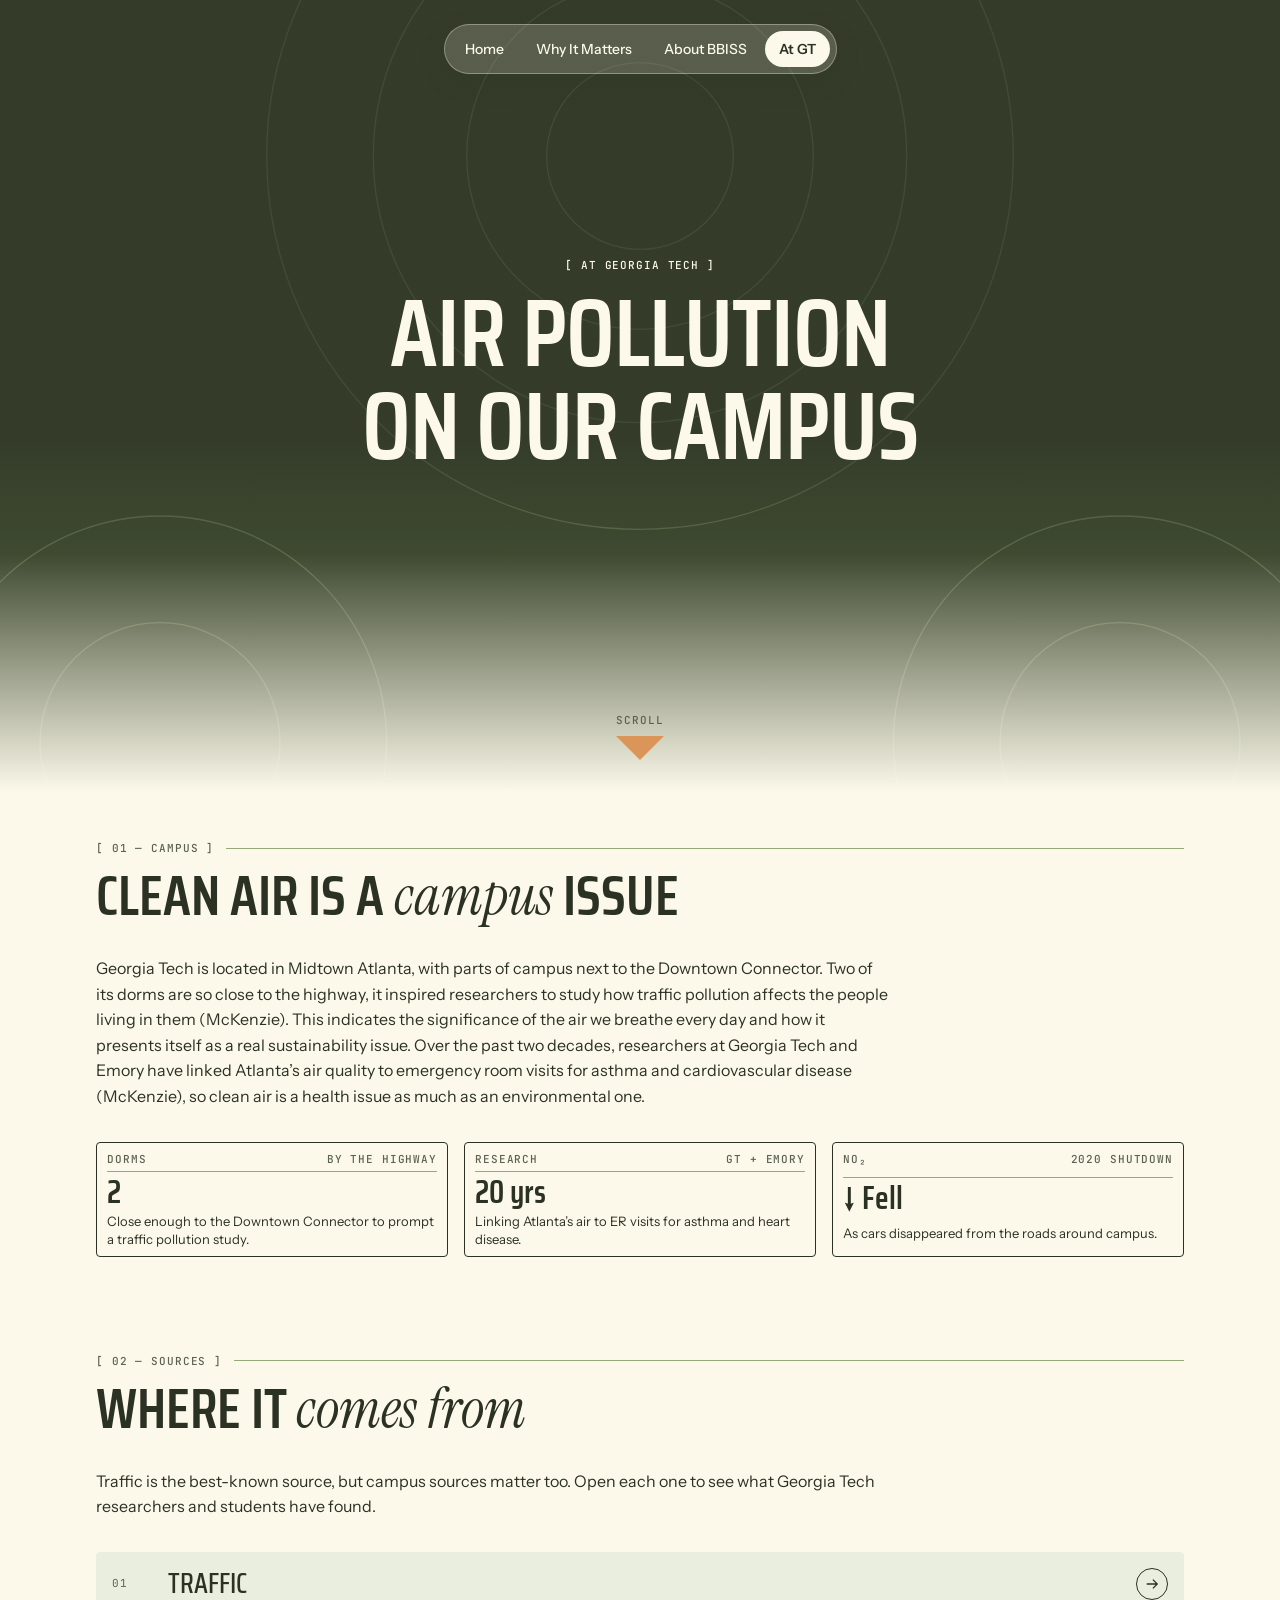
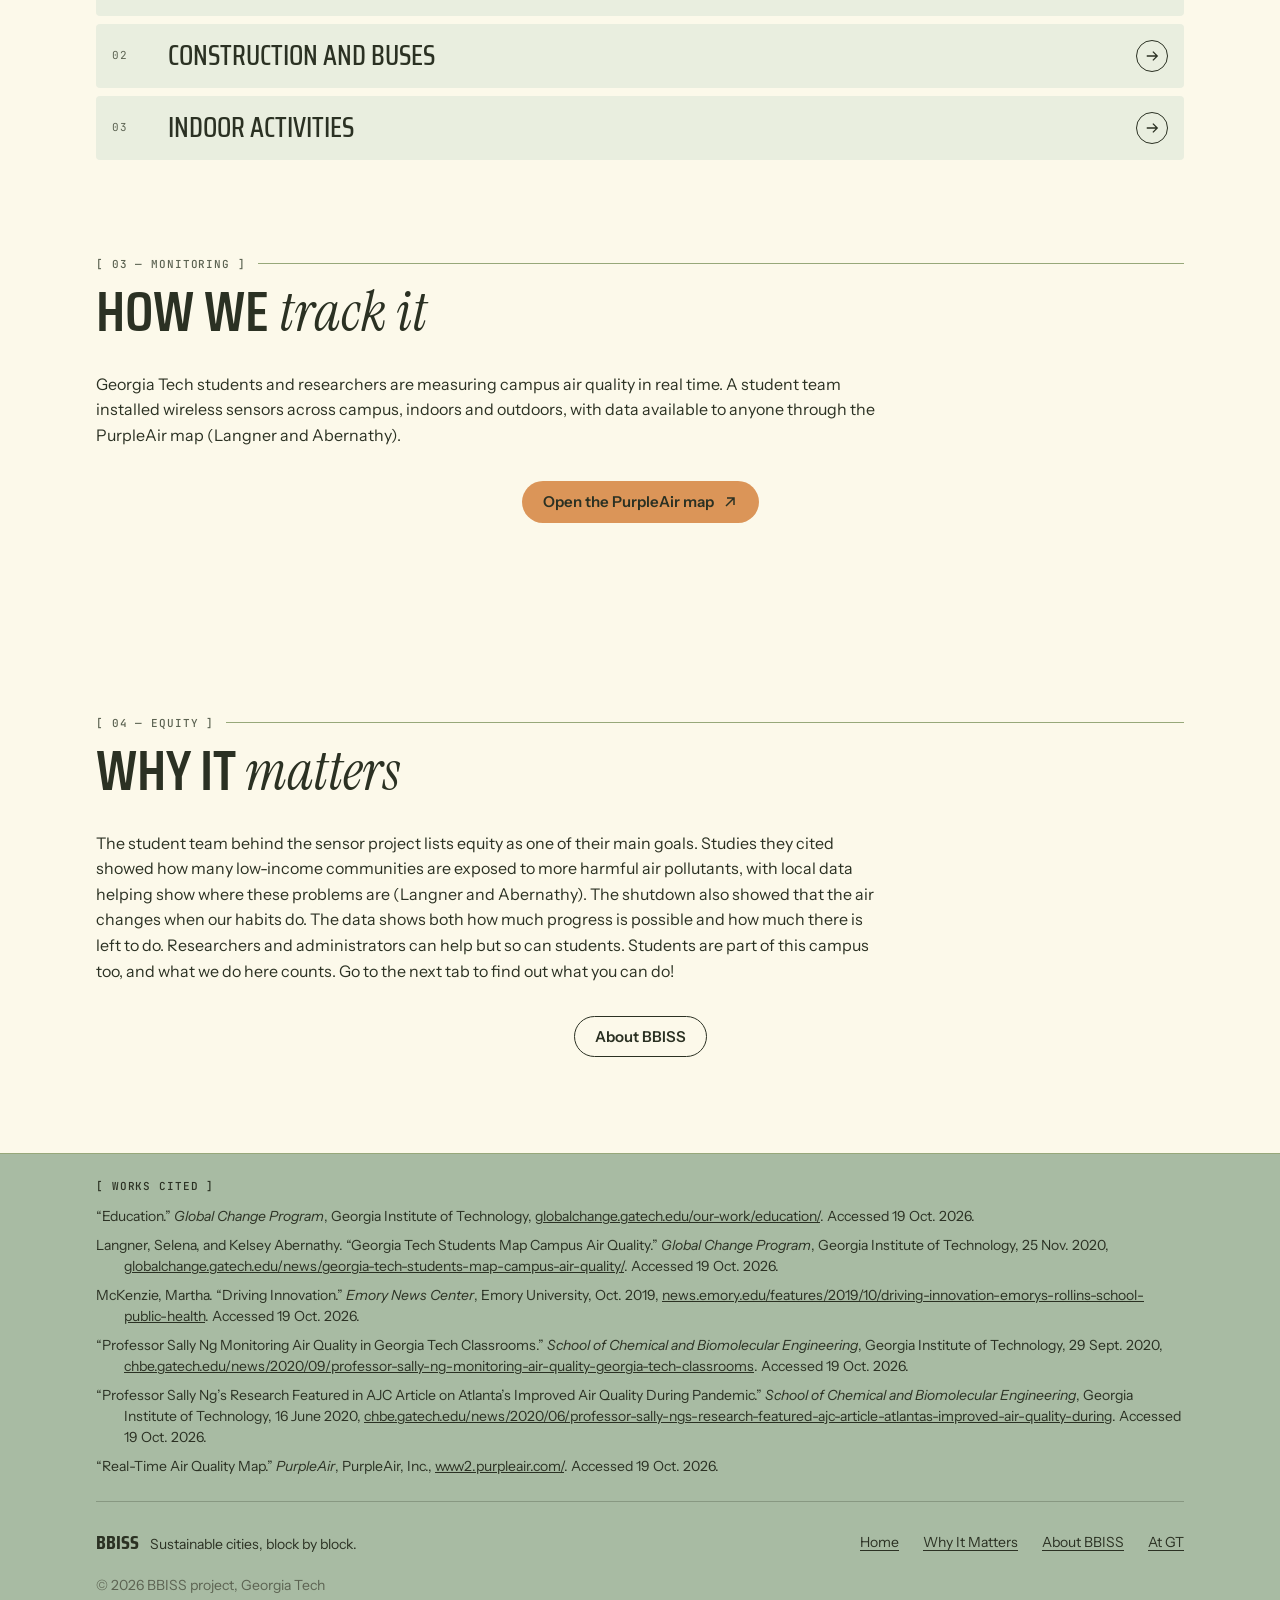
<file: resources.html>
<!DOCTYPE html>
<html lang="en">
<head>
  <meta charset="UTF-8">
  <meta name="viewport" content="width=device-width, initial-scale=1">
  <meta name="description" content="Air pollution on Georgia Tech’s campus: where it comes from, how students and researchers track it, and why it matters.">
  <title>At GT | BBISS</title>
  <link rel="icon" href="data:image/svg+xml,%3Csvg xmlns='http://www.w3.org/2000/svg' viewBox='0 0 32 32'%3E%3Crect width='32' height='32' rx='8' fill='%232b3123'/%3E%3Ccircle cx='16' cy='16' r='9' fill='none' stroke='%2397a87a' stroke-width='2'/%3E%3Ccircle cx='16' cy='16' r='4' fill='%23db9558'/%3E%3C/svg%3E">
  <link rel="preconnect" href="https://fonts.googleapis.com">
  <link rel="preconnect" href="https://fonts.gstatic.com" crossorigin>
  <link rel="stylesheet" href="https://fonts.googleapis.com/css2?family=Instrument+Sans:wght@400;500;600&family=Instrument+Serif:ital@0;1&family=JetBrains+Mono:wght@500&family=Saira+Condensed:wght@500;600&display=fallback">
  <link rel="stylesheet" href="css/styles.css">
  <link rel="stylesheet" href="css/bbiss.css">
  <style>
    /* Page-only helpers: stat callouts laid out in a row */
    .gt-stats { display: flex; flex-wrap: wrap; gap: var(--space-4); margin-top: var(--space-8); }
    .gt-stats .bb-note { flex: 1 1 200px; max-width: none; }
  </style>
  <script>document.documentElement.classList.add("js");</script>
  <script src="js/main.js" defer></script>
  <script src="js/bbiss.js" defer></script>
</head>
<body>
  <a class="skip-link" href="#main">Skip to content</a>

  <header class="site-header bb-header">
    <div class="container">
      <a class="site-logo" href="index.html">BBISS</a>

      <button class="nav-toggle" type="button" aria-controls="site-nav" aria-expanded="false" aria-label="Open menu">
        <span class="nav-toggle-bar"></span>
        <span class="nav-toggle-bar"></span>
        <span class="nav-toggle-bar"></span>
      </button>

      <nav class="site-nav" id="site-nav" aria-label="Main">
        <ul class="nav-list">
          <li><a href="index.html">Home</a></li>
          <li><a href="about.html">Why It Matters</a></li>
          <li><a href="projects.html">About BBISS</a></li>
          <li><a href="resources.html" aria-current="page">At GT</a></li>
        </ul>
      </nav>
    </div>
  </header>
  <div class="nav-overlay" aria-hidden="true"></div>

  <main id="main" class="bbiss">
    <header class="bb-hero">
      <div class="bb-hero__media" aria-hidden="true">
        <!-- Placeholder: replace this SVG with a campus photo, e.g. <img src="images/downtown-connector.jpg" alt=""> -->
        <svg viewBox="0 0 960 600" preserveAspectRatio="xMidYMid slice">
          <rect width="960" height="600" style="fill: var(--moss)"/>
          <g class="rings">
            <circle cx="480" cy="120" r="70"/><circle cx="480" cy="120" r="130"/><circle cx="480" cy="120" r="200"/><circle cx="480" cy="120" r="280"/>
            <circle cx="120" cy="560" r="90"/><circle cx="120" cy="560" r="170"/><circle cx="840" cy="560" r="90"/><circle cx="840" cy="560" r="170"/>
          </g>
        </svg>
      </div>
      <div class="bb-hero__inner">
        <span class="bb-label bb-label--dark bb-hero__kicker">[ AT GEORGIA TECH ]</span>
        <h1>
          <span class="bb-hero__line"><span>Air pollution</span></span>
          <span class="bb-hero__line"><span>on our campus</span></span>
        </h1>
      </div>
      <a class="bb-hero__cue" href="#campus">
        <span class="bb-label">Scroll</span>
        <svg viewBox="0 0 48 24" aria-hidden="true"><path d="M0 0h48L24 24z"/></svg>
      </a>
    </header>

    <section class="bbiss-section" id="campus" aria-labelledby="campus-title">
      <div class="container">
        <div class="bb-heading" data-reveal>
          <div class="bb-heading__rule"><span class="bb-label">[ 01 — CAMPUS ]</span></div>
          <h2 id="campus-title">Clean air is a <em>campus</em> issue</h2>
        </div>
        <p class="bbiss-copy" data-reveal>Georgia Tech is located in Midtown Atlanta, with parts of campus next to the Downtown Connector. Two of its dorms are so close to the highway, it inspired researchers to study how traffic pollution affects the people living in them (McKenzie). This indicates the significance of the air we breathe every day and how it presents itself as a real sustainability issue. Over the past two decades, researchers at Georgia Tech and Emory have linked Atlanta’s air quality to emergency room visits for asthma and cardiovascular disease (McKenzie), so clean air is a health issue as much as an environmental one.</p>
        <div class="gt-stats" data-reveal>
          <div class="bb-note"><div class="bb-note__head"><span class="bb-label">Dorms</span><span class="bb-label">By the highway</span></div><span class="bb-note__stat">2</span><p class="bb-note__body">Close enough to the Downtown Connector to prompt a traffic pollution study.</p></div>
          <div class="bb-note"><div class="bb-note__head"><span class="bb-label">Research</span><span class="bb-label">GT + Emory</span></div><span class="bb-note__stat">20 yrs</span><p class="bb-note__body">Linking Atlanta’s air to ER visits for asthma and heart disease.</p></div>
          <div class="bb-note"><div class="bb-note__head"><span class="bb-label">NO&#8322;</span><span class="bb-label">2020 shutdown</span></div><span class="bb-note__stat">&darr; Fell</span><p class="bb-note__body">As cars disappeared from the roads around campus.</p></div>
        </div>
      </div>
    </section>

    <section class="bbiss-section" aria-labelledby="sources-area-title">
      <div class="container">
        <div class="bb-heading" data-reveal>
          <div class="bb-heading__rule"><span class="bb-label">[ 02 — SOURCES ]</span></div>
          <h2 id="sources-area-title">Where it <em>comes from</em></h2>
        </div>
        <p class="bbiss-copy" data-reveal>Traffic is the best-known source, but campus sources matter too. Open each one to see what Georgia Tech researchers and students have found.</p>
        <ul class="bb-rows bbiss-stack" data-reveal>
          <li class="bb-row">
            <button type="button" aria-expanded="false" aria-controls="source-01">
              <span class="bb-row__idx">01</span>
              <span class="bb-row__title">Traffic</span>
              <span class="bb-row__arrow"><svg viewBox="0 0 16 16" fill="none" stroke="currentColor" stroke-width="1.5" aria-hidden="true"><path d="M2 8h12M9 3l5 5-5 5"/></svg></span>
            </button>
            <div class="bb-row__body" id="source-01"><div><p>When people stayed home during the 2020 COVID shutdown, Georgia Tech researchers measuring air from a rooftop station on the Ford ES&amp;T building saw nitrogen dioxide levels fall as cars disappeared from the roads (“Professor Sally Ng’s Research”).</p></div></div>
          </li>
          <li class="bb-row">
            <button type="button" aria-expanded="false" aria-controls="source-02">
              <span class="bb-row__idx">02</span>
              <span class="bb-row__title">Construction and buses</span>
              <span class="bb-row__arrow"><svg viewBox="0 0 16 16" fill="none" stroke="currentColor" stroke-width="1.5" aria-hidden="true"><path d="M2 8h12M9 3l5 5-5 5"/></svg></span>
            </button>
            <div class="bb-row__body" id="source-02"><div><p>Students working on the air quality sensor project have noted that construction zones and buses are worth keeping an eye on (Langner and Abernathy).</p></div></div>
          </li>
          <li class="bb-row">
            <button type="button" aria-expanded="false" aria-controls="source-03">
              <span class="bb-row__idx">03</span>
              <span class="bb-row__title">Indoor activities</span>
              <span class="bb-row__arrow"><svg viewBox="0 0 16 16" fill="none" stroke="currentColor" stroke-width="1.5" aria-hidden="true"><path d="M2 8h12M9 3l5 5-5 5"/></svg></span>
            </button>
            <div class="bb-row__body" id="source-03"><div><p>Everyday activities like cooking and cleaning can cause spikes indoors (Langner and Abernathy).</p></div></div>
          </li>
        </ul>
      </div>
    </section>

    <section class="bbiss-section" aria-labelledby="track-title">
      <div class="container">
        <div class="bb-heading" data-reveal>
          <div class="bb-heading__rule"><span class="bb-label">[ 03 — MONITORING ]</span></div>
          <h2 id="track-title">How we <em>track it</em></h2>
        </div>
        <p class="bbiss-copy" data-reveal>Georgia Tech students and researchers are measuring campus air quality in real time. A student team installed wireless sensors across campus, indoors and outdoors, with data available to anyone through the PurpleAir map (Langner and Abernathy).</p>
        <div class="bbiss-actions" data-reveal>
          <a class="bb-btn bb-btn--primary" href="https://www.purpleair.com/map?opt=1/mAQI/a10/cC0#15.54/33.776276/-84.39831" target="_blank" rel="noopener">Open the PurpleAir map <svg viewBox="0 0 16 16" fill="none" stroke="currentColor" stroke-width="1.5" aria-hidden="true"><path d="M4 12 12 4M5 4h7v7"/></svg></a>
        </div>
      </div>
    </section>

    <section class="bbiss-section" aria-labelledby="matters-title">
      <div class="container">
        <div class="bb-heading" data-reveal>
          <div class="bb-heading__rule"><span class="bb-label">[ 04 — EQUITY ]</span></div>
          <h2 id="matters-title">Why it <em>matters</em></h2>
        </div>
        <p class="bbiss-copy" data-reveal>The student team behind the sensor project lists equity as one of their main goals. Studies they cited showed how many low-income communities are exposed to more harmful air pollutants, with local data helping show where these problems are (Langner and Abernathy). The shutdown also showed that the air changes when our habits do. The data shows both how much progress is possible and how much there is left to do. Researchers and administrators can help but so can students. Students are part of this campus too, and what we do here counts. Go to the next tab to find out what you can do!</p>
        <div class="bbiss-actions" data-reveal>
          <a class="bb-btn bb-btn--secondary" href="projects.html">About BBISS</a>
        </div>
      </div>
    </section>
  </main>

  <footer class="site-footer">
    <div class="container">
      <section class="bbiss-sources" aria-labelledby="sources-title">
        <h2 class="bb-label" id="sources-title">[ Works Cited ]</h2>
        <ul class="bbiss-refs">
          <li>“Education.” <cite>Global Change Program</cite>, Georgia Institute of Technology, <a href="https://globalchange.gatech.edu/our-work/education/" target="_blank" rel="noopener">globalchange.gatech.edu/our-work/education/</a>. Accessed 19 Oct. 2026.</li>
          <li>Langner, Selena, and Kelsey Abernathy. “Georgia Tech Students Map Campus Air Quality.” <cite>Global Change Program</cite>, Georgia Institute of Technology, 25 Nov. 2020, <a href="https://globalchange.gatech.edu/news/georgia-tech-students-map-campus-air-quality/" target="_blank" rel="noopener">globalchange.gatech.edu/news/georgia-tech-students-map-campus-air-quality/</a>. Accessed 19 Oct. 2026.</li>
          <li>McKenzie, Martha. “Driving Innovation.” <cite>Emory News Center</cite>, Emory University, Oct. 2019, <a href="https://news.emory.edu/features/2019/10/driving-innovation-emorys-rollins-school-public-health" target="_blank" rel="noopener">news.emory.edu/features/2019/10/driving-innovation-emorys-rollins-school-public-health</a>. Accessed 19 Oct. 2026.</li>
          <li>“Professor Sally Ng Monitoring Air Quality in Georgia Tech Classrooms.” <cite>School of Chemical and Biomolecular Engineering</cite>, Georgia Institute of Technology, 29 Sept. 2020, <a href="https://chbe.gatech.edu/news/2020/09/professor-sally-ng-monitoring-air-quality-georgia-tech-classrooms" target="_blank" rel="noopener">chbe.gatech.edu/news/2020/09/professor-sally-ng-monitoring-air-quality-georgia-tech-classrooms</a>. Accessed 19 Oct. 2026.</li>
          <li>“Professor Sally Ng’s Research Featured in AJC Article on Atlanta’s Improved Air Quality During Pandemic.” <cite>School of Chemical and Biomolecular Engineering</cite>, Georgia Institute of Technology, 16 June 2020, <a href="https://chbe.gatech.edu/news/2020/06/professor-sally-ngs-research-featured-ajc-article-atlantas-improved-air-quality-during" target="_blank" rel="noopener">chbe.gatech.edu/news/2020/06/professor-sally-ngs-research-featured-ajc-article-atlantas-improved-air-quality-during</a>. Accessed 19 Oct. 2026.</li>
          <li>“Real-Time Air Quality Map.” <cite>PurpleAir</cite>, PurpleAir, Inc., <a href="https://www2.purpleair.com/" target="_blank" rel="noopener">www2.purpleair.com/</a>. Accessed 19 Oct. 2026.</li>
        </ul>
      </section>
      <div class="footer-grid">
        <p class="footer-brand"><b>BBISS</b> Sustainable cities, block by block.</p>
        <ul class="footer-links">
          <li><a href="index.html">Home</a></li>
          <li><a href="about.html">Why It Matters</a></li>
          <li><a href="projects.html">About BBISS</a></li>
          <li><a href="resources.html">At GT</a></li>
        </ul>
        <p>&copy; <span id="year"></span> BBISS project, Georgia Tech</p>
      </div>
    </div>
  </footer>
</body>
</html>
</file>
<file: css/styles.css>
/* ==========================================================================
   Base
   ========================================================================== */

:root {
  /* Palette (README): https://colorhunt.co/palette/db9558fcf9ea97a87aa8bba3 */
  --palette-orange: #db9558;
  --palette-cream: #fcf9ea;
  --palette-olive: #97a87a;
  --palette-sage: #a8bba3;

  /* Text shades derived from the palette (the palette colors are too light
     to meet 4.5:1 contrast as text on cream) */
  --palette-forest: #2b3123;
  --palette-rust: #8a4f1c;

  --color-bg: var(--palette-cream);
  --color-surface: var(--palette-sage);
  --color-text: var(--palette-forest);
  --color-muted: #5c6352;
  --color-border: var(--palette-olive);
  --color-accent: var(--palette-orange);
  --color-link: var(--palette-rust);

  --font-body: system-ui, -apple-system, "Segoe UI", Roboto, sans-serif;

  --header-height: 4rem;
  --content-width: 72rem;
  --gutter: 1rem;
  --nav-width: 16rem;

  /* Motion */
  --ease-out: cubic-bezier(0.22, 1, 0.36, 1);
  --ease-in-out: cubic-bezier(0.65, 0, 0.35, 1);
  --dur-fast: 150ms;
  --dur-base: 300ms;
  --dur-slow: 600ms;
  --stagger: 50ms;
}

/* Cross-page transitions (supported browsers only; others navigate normally).
   The old page stays fully opaque underneath while the new one fades in over it,
   so there is never a frame where both are see-through and the page flashes. */
@view-transition {
  navigation: auto;
}

::view-transition-old(root) {
  animation: none;
}

::view-transition-new(root) {
  animation: page-in var(--dur-base) var(--ease-out) both;
}

@keyframes page-in {
  from {
    opacity: 0;
  }
}

*,
*::before,
*::after {
  box-sizing: border-box;
}

html {
  -webkit-text-size-adjust: 100%;
  text-size-adjust: 100%;
}

body {
  margin: 0;
  min-height: 100vh;
  min-height: 100dvh;
  display: flex;
  flex-direction: column;
  font-family: var(--font-body);
  font-size: 1rem;
  line-height: 1.6;
  color: var(--color-text);
  background: var(--color-bg);
}

body.nav-open {
  overflow: hidden;
}

/* Keep the hidden attribute authoritative even when a class sets display */
[hidden] {
  display: none !important;
}

img,
svg,
video {
  display: block;
  max-width: 100%;
  height: auto;
}

a {
  color: var(--color-link);
}

h1,
h2,
h3 {
  line-height: 1.2;
  margin: 0 0 0.75rem;
}

h1 {
  font-size: clamp(1.75rem, 1.2rem + 2.5vw, 2.75rem);
}

.container {
  width: 100%;
  max-width: var(--content-width);
  margin-inline: auto;
  padding-inline: var(--gutter);
}

.skip-link {
  position: absolute;
  top: -100%;
  left: var(--gutter);
  z-index: 100;
  padding: 0.5rem 1rem;
  background: var(--color-text);
  color: var(--color-bg);
}

.skip-link:focus {
  top: 0.5rem;
}

:focus-visible {
  outline: 2px solid var(--color-link);
  outline-offset: 2px;
}

/* ==========================================================================
   Header + navigation (mobile first: vertical panel on the right)
   ========================================================================== */

.site-header {
  position: sticky;
  top: 0;
  z-index: 50;
  background: var(--color-bg);
  border-bottom: 1px solid var(--color-border);
  view-transition-name: site-header;
}

.site-header .container {
  display: flex;
  align-items: center;
  justify-content: space-between;
  height: var(--header-height);
}

.site-logo {
  font-weight: 700;
  font-size: 1.125rem;
  color: var(--color-text);
  text-decoration: none;
  transition: color var(--dur-fast) ease;
}

.site-logo:hover {
  color: var(--color-link);
}

.nav-toggle {
  position: relative;
  z-index: 60;
  display: inline-flex;
  flex-direction: column;
  justify-content: center;
  gap: 5px;
  width: 2.75rem;
  height: 2.75rem;
  padding: 0.625rem;
  border: 0;
  background: transparent;
  cursor: pointer;
}

.nav-toggle-bar {
  display: block;
  width: 100%;
  height: 2px;
  background: var(--color-text);
  transition: transform var(--dur-base) var(--ease-out), opacity var(--dur-fast) ease;
}

.nav-open .nav-toggle-bar:nth-child(1) {
  transform: translateY(7px) rotate(45deg);
}

.nav-open .nav-toggle-bar:nth-child(2) {
  opacity: 0;
}

.nav-open .nav-toggle-bar:nth-child(3) {
  transform: translateY(-7px) rotate(-45deg);
}

.site-nav {
  position: fixed;
  top: 0;
  right: 0;
  bottom: 0;
  z-index: 55;
  width: min(var(--nav-width), 80vw);
  padding: calc(var(--header-height) + 1rem) var(--gutter) var(--gutter);
  background: var(--color-surface);
  border-left: 1px solid var(--color-border);
  overflow-y: auto;
  transform: translateX(100%);
  visibility: hidden;
  transition: transform var(--dur-base) var(--ease-in-out), visibility var(--dur-base);
}

.nav-open .site-nav {
  transform: translateX(0);
  visibility: visible;
}

.nav-list {
  display: flex;
  flex-direction: column;
  gap: 0.25rem;
  margin: 0;
  padding: 0;
  list-style: none;
}

.nav-list a {
  display: block;
  padding: 0.75rem 0.5rem;
  color: var(--color-text);
  text-decoration: none;
  border-radius: 4px;
  transition: background-color var(--dur-fast) ease;
}

/* Links slide in one after another when the mobile menu opens */
.js .nav-list li {
  opacity: 0;
  transform: translateX(1.5rem);
  transition: opacity var(--dur-fast) ease, transform var(--dur-fast) ease;
}

.nav-open .nav-list li {
  opacity: 1;
  transform: none;
  transition: opacity var(--dur-base) ease, transform var(--dur-slow) var(--ease-out);
  transition-delay: calc(100ms + var(--i, 0) * var(--stagger));
}

.nav-list a:hover {
  background: rgb(219 149 88 / 0.25);
}

.nav-list a[aria-current="page"] {
  font-weight: 600;
  box-shadow: inset 3px 0 0 var(--color-accent);
}

.nav-overlay {
  position: fixed;
  inset: 0;
  z-index: 40;
  background: rgb(0 0 0 / 0.4);
  opacity: 0;
  visibility: hidden;
  transition: opacity var(--dur-base) ease, visibility var(--dur-base);
}

.nav-open .nav-overlay {
  opacity: 1;
  visibility: visible;
}

/* Without JavaScript, show the menu as a plain vertical list */
html:not(.js) .nav-toggle {
  display: none;
}

html:not(.js) .site-header .container {
  flex-wrap: wrap;
  height: auto;
  padding-block: 1rem;
}

html:not(.js) .site-nav {
  position: static;
  width: 100%;
  padding: 0;
  background: none;
  border: 0;
  transform: none;
  visibility: visible;
}

/* ==========================================================================
   Scroll reveal: add data-reveal to any element to fade it up into view.
   js/main.js marks only the ones below the fold as is-pending, so content
   that is on screen when a page opens shows straight away.
   ========================================================================== */

.js [data-reveal].is-pending {
  opacity: 0;
  transform: translateY(1.5rem);
}

.js [data-reveal].is-visible {
  opacity: 1;
  transform: none;
  transition: opacity var(--dur-slow) ease, transform var(--dur-slow) var(--ease-out);
  transition-delay: calc(var(--i, 0) * var(--stagger));
}

/* ==========================================================================
   Main + footer
   ========================================================================== */

main {
  flex: 1;
  padding-block: 2rem;
}

.site-footer {
  padding-block: 1.5rem;
  background: var(--color-surface);
  border-top: 1px solid var(--color-border);
  color: var(--color-text);
  font-size: 0.875rem;
}

.site-footer p {
  margin: 0;
}

/* ==========================================================================
   Desktop: horizontal nav across the top
   ========================================================================== */

@media (min-width: 768px) {
  :root {
    --gutter: 2rem;
  }

  .nav-toggle,
  .nav-overlay {
    display: none;
  }

  .site-nav,
  html:not(.js) .site-nav {
    position: static;
    width: auto;
    padding: 0;
    background: none;
    border: 0;
    overflow: visible;
    transform: none;
    visibility: visible;
    transition: none;
  }

  html:not(.js) .site-header .container {
    flex-wrap: nowrap;
    height: var(--header-height);
    padding-block: 0;
  }

  .nav-list {
    flex-direction: row;
    gap: 0.5rem;
  }

  .js .nav-list li {
    opacity: 1;
    transform: none;
    transition: none;
  }

  .nav-list a {
    position: relative;
    padding: 0.5rem 0.75rem;
  }

  .nav-list a:hover {
    background: none;
  }

  /* Underline grows from the center on hover; stays for the current page */
  .nav-list a::after {
    content: "";
    position: absolute;
    left: 0.75rem;
    right: 0.75rem;
    bottom: 0;
    height: 3px;
    border-radius: 2px;
    background: var(--color-accent);
    transform: scaleX(0);
    transition: transform var(--dur-base) var(--ease-out);
  }

  .nav-list a:hover::after,
  .nav-list a[aria-current="page"]::after {
    transform: scaleX(1);
  }

  .nav-list a[aria-current="page"] {
    box-shadow: none;
  }

  main {
    padding-block: 3rem;
  }
}

@media (prefers-reduced-motion: reduce) {
  @view-transition {
    navigation: none;
  }

  *,
  *::before,
  *::after {
    animation-duration: 0.01ms !important;
    animation-iteration-count: 1 !important;
    transition-duration: 0.01ms !important;
    transition-delay: 0s !important;
  }

  .js [data-reveal].is-pending {
    opacity: 1;
    transform: none;
  }
}
</file>
<file: css/bbiss.css>
/* ==========================================================================
   BBISS design system: tokens + components for the About BBISS page.
   Source of truth: the BBISS design system (tokens.json, components/bundle.css).
   Load after css/styles.css. Each page loads the fonts itself (see its <head>).
   ========================================================================== */

:root {
  /* Color */
  --cream: #fcf9ea;
  --cream-deep: #f4eed3;
  --sage-tint: #e9eedf;
  --sage: #a8bba3;
  --olive: #97a87a;
  --orange: #db9558;
  --orange-tint: #f6e1cb;
  --forest: #2b3123;
  --moss: #3f4a31;
  --muted: #5c6352;
  --rust: #8a4f1c;
  --on-orange: var(--forest);
  --on-dark: var(--cream);
  --scrim: rgba(43, 49, 35, 0.55);
  --glass: rgba(252, 249, 234, 0.18);
  --line: var(--olive);

  /* Type */
  --font-display: "Saira Condensed", "Arial Narrow", sans-serif;
  --font-sans: "Instrument Sans", system-ui, -apple-system, "Segoe UI", sans-serif;
  --font-serif: "Instrument Serif", Georgia, serif;
  --font-mono: "JetBrains Mono", ui-monospace, Menlo, monospace;

  /* Spacing */
  --space-1: 4px;
  --space-2: 8px;
  --space-3: 12px;
  --space-4: 16px;
  --space-6: 24px;
  --space-8: 32px;
  --space-12: 48px;
  --space-24: 96px;

  /* Radius */
  --radius-sm: 4px;
  --radius-md: 12px;
  --radius-lg: 20px;
  --radius-pill: 999px;

  /* Shadow */
  --shadow-card: 0 1px 2px rgba(43, 49, 35, 0.06), 0 12px 32px rgba(43, 49, 35, 0.10);
  --shadow-glass: 0 8px 24px rgba(43, 49, 35, 0.18);

  /* Layout */
  --content-width: 72rem;
  --header-height: 4rem;
  --hero-height: 88vh;
}

/* Components. Motion values mirror css/styles.css. */
:root {
  --ease-out: cubic-bezier(0.22, 1, 0.36, 1);
  --ease-in-out: cubic-bezier(0.65, 0, 0.35, 1);
  --dur-fast: 150ms;
  --dur-base: 300ms;
  --dur-slow: 600ms;
  --focus: 0 0 0 2px var(--cream), 0 0 0 4px var(--rust);
}


/* ---------- HUD label ---------- */
.bb-label { font-family: var(--font-mono); font-size: 11px; line-height: 16px; font-weight: 500; letter-spacing: 0.08em; text-transform: uppercase; white-space: nowrap; color: var(--muted); }
.bb-label--dark { color: var(--on-dark); }

/* ---------- Button ---------- */
.bb-btn { display: inline-flex; align-items: center; gap: var(--space-2); padding: var(--space-3) 20px; border-radius: var(--radius-pill); border: 1px solid transparent; font: 600 15px/1 var(--font-sans); text-decoration: none; cursor: pointer; transition: transform var(--dur-fast) ease, background-color var(--dur-fast) ease, box-shadow var(--dur-fast) ease; }
.bb-btn:focus-visible { outline: none; box-shadow: var(--focus); }
.bb-btn:active { transform: translateY(1px); }
.bb-btn svg { width: 16px; height: 16px; transition: transform var(--dur-base) var(--ease-out); }
.bb-btn:hover svg { transform: translate(2px, -2px); }
.bb-btn--primary { background: var(--orange); color: var(--on-orange); }
.bb-btn--primary:hover { background: #e3a46c; }
.bb-btn--secondary { background: transparent; color: var(--forest); border-color: var(--forest); }
.bb-btn--secondary:hover { background: var(--orange-tint); }
.bb-btn--glass { background: var(--glass); color: var(--on-dark); border-color: rgba(252, 249, 234, 0.4); backdrop-filter: blur(12px); -webkit-backdrop-filter: blur(12px); }
.bb-btn--glass:hover { background: rgba(252, 249, 234, 0.3); }

/* ---------- Nav pill ---------- */
.bb-nav { display: inline-flex; align-items: center; gap: var(--space-1); padding: 6px; border-radius: var(--radius-pill); background: var(--glass); border: 1px solid rgba(252, 249, 234, 0.35); backdrop-filter: blur(14px); -webkit-backdrop-filter: blur(14px); box-shadow: var(--shadow-glass); }
.bb-nav ul { display: flex; gap: var(--space-1); margin: 0; padding: 0; list-style: none; }
.bb-nav a { display: block; padding: var(--space-2) 14px; border-radius: var(--radius-pill); font: 500 14px/20px var(--font-sans); color: var(--on-dark); text-decoration: none; white-space: nowrap; transition: background-color var(--dur-fast) ease, color var(--dur-fast) ease; }
.bb-nav a:hover { background: rgba(252, 249, 234, 0.2); }
.bb-nav a[aria-current="page"] { background: var(--cream); color: var(--forest); font-weight: 600; }
.bb-nav a:focus-visible { outline: none; box-shadow: var(--focus); }
.bb-nav--solid { background: var(--forest); border-color: var(--forest); }

/* ---------- Section heading ---------- */
.bb-heading { display: grid; gap: var(--space-3); }
.bb-heading h2 { margin: 0; font-family: var(--font-display); font-weight: 600; font-size: clamp(36px, 5vw, 56px); line-height: 1; text-transform: uppercase; color: var(--forest); }
.bb-heading h2 em { font-family: var(--font-serif); font-style: italic; font-weight: 400; text-transform: none; letter-spacing: 0; }
.bb-heading p { margin: 0; max-width: 64ch; font-size: 20px; line-height: 30px; color: var(--forest); }
.bb-heading--center { justify-items: center; text-align: center; }
.bb-heading__rule { display: flex; align-items: center; gap: var(--space-3); }
.bb-heading__rule::after { content: ""; flex: 1; height: 1px; background: var(--line); min-width: 48px; }

/* ---------- Photo slot (consumer supplies <img>; placeholder otherwise) ---------- */
.bb-photo { position: relative; overflow: hidden; border-radius: var(--radius-md); background: var(--sage-tint); aspect-ratio: 4 / 3; }
.bb-photo img { width: 100%; height: 100%; object-fit: cover; display: block; transition: transform var(--dur-slow) var(--ease-out); }
.bb-photo--empty { background-image: linear-gradient(var(--line) 1px, transparent 1px), linear-gradient(90deg, var(--line) 1px, transparent 1px); background-size: 32px 32px; background-position: -1px -1px; background-color: var(--sage-tint); }
.bb-photo--empty::before { content: ""; position: absolute; inset: 0; background: var(--sage-tint); opacity: 0.72; }
.bb-photo__cap { position: absolute; left: var(--space-3); bottom: var(--space-3); max-width: calc(100% - 24px); overflow: hidden; text-overflow: ellipsis;padding: 2px 6px; background: var(--cream); border: 1px solid var(--line); border-radius: var(--radius-sm); }
.bb-photo__tick { position: absolute; width: 12px; height: 12px; border-color: var(--forest); border-style: solid; border-width: 0; }
.bb-photo__tick--tl { top: 8px; left: 8px; border-top-width: 1px; border-left-width: 1px; }
.bb-photo__tick--br { bottom: 8px; right: 8px; border-bottom-width: 1px; border-right-width: 1px; }

/* ---------- Hero ---------- */
.bb-hero { position: relative; min-height: var(--hero-height); display: grid; place-items: center; overflow: hidden; background: var(--forest); color: var(--on-dark); isolation: isolate; }
.bb-hero__media { position: absolute; inset: 0; z-index: -2; }
.bb-hero__media img { width: 100%; height: 100%; object-fit: cover; }
.bb-hero::before { content: ""; position: absolute; inset: 0; z-index: -1; background: linear-gradient(180deg, var(--scrim) 0%, var(--scrim) 55%, rgba(252, 249, 234, 0) 70%, var(--cream) 100%); }
.bb-hero__nav { position: absolute; top: var(--space-6); left: 50%; transform: translateX(-50%); }
.bb-hero__inner { display: grid; justify-items: center; gap: var(--space-4); padding: 120px var(--space-8) 180px; text-align: center; }
.bb-hero h1 { margin: 0; font-family: var(--font-display); font-weight: 600; font-size: clamp(48px, 9vw, 96px); line-height: 0.92; letter-spacing: -0.01em; text-transform: uppercase; max-width: 14ch; }
.bb-hero__cue { position: absolute; left: 50%; bottom: var(--space-8); transform: translateX(-50%); display: grid; justify-items: center; gap: var(--space-2); text-decoration: none; color: var(--forest); }
.bb-hero__cue svg { width: 48px; height: 24px; fill: var(--orange); transition: transform var(--dur-base) var(--ease-out); }
.bb-hero__cue:hover svg { transform: translateY(4px); }
.bb-hero__cue:focus-visible { outline: none; box-shadow: var(--focus); border-radius: var(--radius-sm); }
/* Optional intro (from the home page): each headline line rises out of its own mask */
.bb-hero__line { display: block; overflow: hidden; padding-bottom: 0.05em; }
.bb-hero__line > span { display: block; animation: bb-rise 900ms var(--ease-out) both; }
.bb-hero__line:nth-child(2) > span { animation-delay: 90ms; }
.bb-hero__kicker, .bb-hero__cue { animation: bb-fade var(--dur-slow) ease 400ms both; }
@keyframes bb-rise { from { transform: translateY(105%); } }
@keyframes bb-fade { from { opacity: 0; } }

/* ---------- Feature card (Vision / Mission): flips to its statement ---------- */
/* Orange outline frame; front matches the home page's research cards (.proof-card), back its quote block (.vision) */
.bb-feature { position: relative; padding: var(--space-3); border: 2px solid var(--orange); border-radius: var(--radius-lg); background: var(--cream); color: var(--forest); perspective: 1400px; transition: translate var(--dur-base) var(--ease-out), box-shadow var(--dur-base) ease; }
.bb-feature:hover { translate: 0 -4px; box-shadow: var(--shadow-card); }
.js .bb-feature[data-reveal] { transition: opacity var(--dur-slow) ease, transform var(--dur-slow) var(--ease-out), translate var(--dur-base) var(--ease-out), box-shadow var(--dur-base) ease; }
.bb-feature__inner { display: grid; aspect-ratio: 10 / 7; transform-style: preserve-3d; transition: transform 800ms var(--ease-out); }
.bb-feature__face { grid-area: 1 / 1; border-radius: var(--radius-md); overflow: hidden; backface-visibility: hidden; -webkit-backface-visibility: hidden; }
.bb-feature__front { display: grid; grid-template-rows: 1fr auto; background: var(--cream-deep); }
.bb-feature .bb-photo { border-radius: 0; aspect-ratio: auto; height: 100%; min-height: 96px; }
.bb-feature .bb-photo img { scale: 1.04; transition: scale var(--dur-slow) var(--ease-out); }
.bb-feature:hover .bb-photo img { scale: 1.08; }
.bb-feature__body { display: grid; gap: var(--space-1); padding: var(--space-3) var(--space-4) var(--space-4); }
.bb-feature__body h3 { margin: 0; font-family: var(--font-display); font-weight: 600; font-size: 24px; line-height: 1.05; text-transform: uppercase; }
.bb-feature__more { margin-top: var(--space-1); font: 500 11px/16px var(--font-mono); letter-spacing: 0.08em; text-transform: uppercase; color: var(--rust); }
.bb-feature__more::after { content: " \2192"; display: inline-block; transition: translate var(--dur-base) var(--ease-out); }
.bb-feature:hover .bb-feature__more::after { translate: 4px 0; }
.bb-feature__back { position: relative; transform: rotateY(180deg); display: grid; align-content: end; gap: var(--space-3); padding: var(--space-8) var(--space-6) var(--space-6); background: var(--forest); color: var(--on-dark); }
.bb-feature__back::before { content: "\201C"; position: absolute; top: var(--space-2); left: var(--space-6); font-family: var(--font-serif); font-size: 96px; line-height: 1; color: var(--orange); }
.bb-feature__back blockquote { margin: 0; }
.bb-feature__back p { margin: 0; font-family: var(--font-display); font-weight: 500; font-size: clamp(20px, 2.2vw, 30px); line-height: 1.15; text-wrap: pretty; }
.bb-feature__cite { font: 500 11px/16px var(--font-mono); letter-spacing: 0.08em; text-transform: uppercase; font-style: normal; color: var(--sage); }
.bb-feature__hit { position: absolute; inset: 0; z-index: 2; margin: 0; padding: 0; border: 0; border-radius: var(--radius-lg); background: transparent; cursor: pointer; }
.bb-feature__hit:focus-visible { outline: none; box-shadow: var(--focus); }
.bb-feature.is-flipped .bb-feature__inner { transform: rotateY(180deg); }
@media (hover: hover) { .bb-feature:hover .bb-feature__inner { transform: rotateY(180deg); } }
@media (max-width: 767px) { .bb-feature__inner { aspect-ratio: 3 / 2; } }

/* ---------- Focus rows (research areas) ---------- */
.bb-rows { display: grid; gap: var(--space-2); margin: 0; padding: 0; list-style: none; }
.bb-row { border-radius: var(--radius-sm); background: var(--sage-tint); transition: background-color var(--dur-base) ease; }
.bb-row button { all: unset; box-sizing: border-box; width: 100%; display: grid; grid-template-columns: 40px 1fr auto; align-items: center; gap: var(--space-4); padding: var(--space-4); cursor: pointer; border-radius: var(--radius-sm); }
.bb-row button:focus-visible { box-shadow: var(--focus); }
.bb-row__idx { font-family: var(--font-mono); font-size: 11px; letter-spacing: 0.08em; color: var(--muted); }
.bb-row__title { font-family: var(--font-display); font-weight: 500; font-size: 28px; line-height: 1.1; text-transform: uppercase; }
.bb-row__arrow { width: 32px; height: 32px; display: grid; place-items: center; border-radius: var(--radius-pill); border: 1px solid var(--forest); transition: transform var(--dur-base) var(--ease-out), background-color var(--dur-fast) ease; }
.bb-row__arrow svg { width: 14px; height: 14px; }
.bb-row__body { display: grid; grid-template-rows: 0fr; transition: grid-template-rows var(--dur-slow) var(--ease-out); }
.bb-row__body > div { overflow: hidden; }
.bb-row__body p { margin: 0; padding: 0 var(--space-4) var(--space-4) 72px; max-width: 72ch; font-size: 15px; line-height: 22px; }
.bb-row:hover { background: var(--orange-tint); }
.bb-row.is-open { background: var(--olive); }
.bb-row.is-open .bb-row__idx { color: var(--forest); }
.bb-row.is-open .bb-row__arrow { transform: rotate(90deg); background: var(--forest); color: var(--on-dark); }
.bb-row.is-open .bb-row__body { grid-template-rows: 1fr; }

/* ---------- Research strip: tiles expand in place into a story card ---------- */
.bb-strip { background: var(--orange); padding: var(--space-4) 0; }
.bb-strip__track { display: flex; align-items: flex-start; gap: var(--space-4); padding: 0 var(--space-4); overflow-x: auto; scroll-snap-type: x mandatory; scrollbar-width: none; }
.bb-strip__track::-webkit-scrollbar { display: none; }
.bb-tile { position: relative; flex: 1 0 260px; scroll-snap-align: start; border: 2px solid transparent; border-radius: var(--radius-md); color: var(--on-dark); transition: flex-grow var(--dur-slow) var(--ease-out), flex-basis var(--dur-slow) var(--ease-out), padding var(--dur-slow) var(--ease-out), border-radius var(--dur-slow) var(--ease-out), background-color var(--dur-base) ease, transform var(--dur-base) var(--ease-out), box-shadow var(--dur-base) var(--ease-out); }
.bb-tile__media { position: relative; border-radius: var(--radius-md); overflow: hidden; }
.bb-tile .bb-photo { aspect-ratio: 16 / 9; border-radius: 0; }
.bb-tile .bb-photo__cap { left: auto; right: var(--space-3); bottom: auto; top: var(--space-3); }
.bb-tile .bb-photo__tick--br { display: none; }
.bb-tile__cap { position: absolute; inset: auto 0 0 0; display: flex; justify-content: space-between; align-items: end; gap: var(--space-3); padding: 40px var(--space-4) var(--space-3); background: linear-gradient(180deg, rgba(43, 49, 35, 0) 0%, rgba(43, 49, 35, 0.85) 70%); transition: opacity var(--dur-base) ease; }
.bb-tile__cap h3 { margin: 0; font-family: var(--font-display); font-weight: 600; font-size: 24px; line-height: 1.05; text-transform: uppercase; }
.bb-tile__x { position: absolute; top: var(--space-3); left: var(--space-3); width: 32px; height: 32px; display: grid; place-items: center; border-radius: var(--radius-pill); background: var(--cream); color: var(--forest); opacity: 0; transform: scale(0.8); transition: opacity var(--dur-base) ease, transform var(--dur-base) var(--ease-out); }
.bb-tile__x svg { width: 14px; height: 14px; }
.bb-tile__toggle { position: absolute; inset: 0; z-index: 2; margin: 0; padding: 0; border: 0; border-radius: inherit; background: transparent; cursor: pointer; }
.bb-tile__toggle:focus-visible { outline: none; box-shadow: inset 0 0 0 3px var(--forest), inset 0 0 0 5px var(--cream); }
.bb-tile__body { display: grid; grid-template-rows: 0fr; visibility: hidden; color: var(--forest); transition: grid-template-rows var(--dur-slow) var(--ease-out), visibility 0s linear var(--dur-slow); }
.bb-tile__body > div { overflow: hidden; display: grid; gap: var(--space-3); }
.bb-tile__body h4 { margin: var(--space-6) 0 0; font-family: var(--font-display); font-weight: 500; font-size: clamp(28px, 3vw, 36px); line-height: 1.1; }
.bb-tile__body p { margin: 0; font-size: 16px; line-height: 1.5; }
.bb-tile__body .bb-btn { justify-self: end; margin: var(--space-2) 2px 2px; }
.bb-tile:not(.is-open):hover { transform: translateY(-4px); box-shadow: var(--shadow-card); }
.bb-tile:not(.is-open):hover .bb-photo img { transform: scale(1.05); }
.bb-tile.is-open { flex: 0 0 min(480px, calc(100vw - 32px)); padding: var(--space-6); border-color: var(--orange); border-radius: var(--radius-lg); background: var(--sage); box-shadow: var(--shadow-card); }
.bb-tile.is-open .bb-tile__cap { opacity: 0; }
.bb-tile.is-open .bb-tile__x { opacity: 1; transform: none; }
.bb-tile.is-open .bb-tile__body { grid-template-rows: 1fr; visibility: visible; transition: grid-template-rows var(--dur-slow) var(--ease-out), visibility 0s; }

/* ---------- Video feature ---------- */
.bb-video { display: grid; gap: var(--space-6); }
.bb-video__frame { position: relative; aspect-ratio: 16 / 9; border-radius: var(--radius-md); background: var(--moss); overflow: hidden; display: grid; place-items: center; }
.bb-video__frame iframe, .bb-video__frame video { position: absolute; inset: 0; width: 100%; height: 100%; border: 0; }
.bb-video__corner { position: absolute; width: 20px; height: 20px; border: 0 solid var(--orange); }
.bb-video__corner--tl { top: 14px; left: 14px; border-top-width: 2px; border-left-width: 2px; }
.bb-video__corner--tr { top: 14px; right: 14px; border-top-width: 2px; border-right-width: 2px; }
.bb-video__corner--bl { bottom: 14px; left: 14px; border-bottom-width: 2px; border-left-width: 2px; }
.bb-video__corner--br { bottom: 14px; right: 14px; border-bottom-width: 2px; border-right-width: 2px; }
.bb-video__play { width: 72px; height: 72px; border-radius: var(--radius-pill); border: 0; background: var(--orange); color: var(--on-orange); display: grid; place-items: center; cursor: pointer; transition: transform var(--dur-base) var(--ease-out); }
.bb-video__play:hover { transform: scale(1.06); }
.bb-video__play:focus-visible { outline: none; box-shadow: 0 0 0 3px var(--moss), 0 0 0 5px var(--cream); }
.bb-video__play svg { width: 24px; height: 24px; margin-left: 4px; }
.bb-video__meta { position: absolute; top: 14px; left: 44px; right: 44px; display: flex; justify-content: space-between; }
.bb-video__title { margin: 0; font-family: var(--font-display); font-weight: 500; font-size: clamp(24px, 3vw, 36px); line-height: 1.15; text-align: center; text-wrap: balance; }

/* ---------- Annotation (HUD callout) ---------- */
.bb-note { position: relative; display: inline-grid; gap: var(--space-1); max-width: 220px; padding: var(--space-2) 10px; background: var(--cream); border: 1px solid var(--forest); border-radius: var(--radius-sm); }
.bb-note__head { display: flex; justify-content: space-between; gap: var(--space-3); padding-bottom: var(--space-1); border-bottom: 1px solid var(--line); }
.bb-note__body { margin: 0; font-size: 13px; line-height: 18px; }
.bb-note__stat { font-family: var(--font-display); font-weight: 600; font-size: 32px; line-height: 1; }
.bb-leader { stroke: var(--forest); stroke-width: 1; fill: none; }
.bb-leader-dot { fill: var(--cream); stroke: var(--forest); stroke-width: 1; }

/* ==========================================================================
   About BBISS page layout
   ========================================================================== */

main.bbiss { padding-block: 0; font-family: var(--font-sans); color: var(--forest); }
.bbiss-section { padding-top: var(--space-24); }
.bbiss-section:first-of-type { padding-top: var(--space-12); }
.bbiss-section--narrow .container { max-width: 56rem; }
.bbiss-copy { max-width: 72ch; margin: var(--space-8) 0 0; }
.bbiss-pair { display: grid; gap: var(--space-6); margin-top: var(--space-12); }
.bbiss-stack { margin-top: var(--space-8); }
.bbiss-actions { display: flex; flex-wrap: wrap; justify-content: center; gap: var(--space-3); margin: var(--space-8) 0 var(--space-24); }
.bb-hero { min-height: var(--hero-height); }
.bb-hero__media svg { width: 100%; height: 100%; }
.bb-hero__media .rings { fill: none; stroke: var(--olive); stroke-opacity: 0.35; }

@media (min-width: 768px) {
  .bbiss-pair { grid-template-columns: 1fr 1fr; }
}

/* Researcher highlights: bb-note boxes that link out to each profile */
.bbiss-people { display: grid; gap: var(--space-4); }
.bbiss-person { display: grid; grid-template-rows: auto auto auto 1fr auto; gap: var(--space-2); max-width: none; padding: var(--space-4); color: var(--forest); text-decoration: none; transition: translate var(--dur-base) var(--ease-out), box-shadow var(--dur-base) ease; }
.js .bbiss-person[data-reveal] { transition: opacity var(--dur-slow) ease, transform var(--dur-slow) var(--ease-out), translate var(--dur-base) var(--ease-out), box-shadow var(--dur-base) ease; }
.bbiss-person:hover { translate: 0 -4px; box-shadow: var(--shadow-card); }
.bbiss-person:focus-visible { outline: none; box-shadow: var(--focus); }
.bbiss-person h3 { margin: var(--space-1) 0 0; font-family: var(--font-display); font-weight: 600; font-size: 32px; line-height: 1.05; text-transform: uppercase; }
.bbiss-person__role { margin: 0; font-size: 14px; line-height: 20px; font-weight: 600; }
.bbiss-person .bb-note__body { font-size: 15px; line-height: 22px; }
.bbiss-person__more { font: 500 11px/16px var(--font-mono); letter-spacing: 0.08em; text-transform: uppercase; color: var(--rust); }
.bbiss-person__more::after { content: " \2192"; display: inline-block; transition: translate var(--dur-base) var(--ease-out); }
.bbiss-person:hover .bbiss-person__more::after { translate: 4px 0; }
@media (min-width: 768px) { .bbiss-people { grid-template-columns: repeat(3, 1fr); } }

/* Sources (APA references) in the footer: forest on sage, hanging indent */
.bbiss-sources { margin-bottom: var(--space-6); padding-bottom: var(--space-6); border-bottom: 1px solid rgba(43, 49, 35, 0.25); }
.bbiss-sources h2 { margin: 0 0 var(--space-3); color: var(--forest); }
.bbiss-refs { display: grid; gap: var(--space-2); margin: 0; padding: 0; list-style: none; font-family: var(--font-sans); font-size: 14px; line-height: 1.5; }
.bbiss-refs li { padding-left: 2em; text-indent: -2em; }
.bbiss-refs a { color: var(--forest); overflow-wrap: anywhere; }

/* Site footer: brand, page links and copyright (shared by every page) */
.footer-grid { display: grid; gap: var(--space-4); font-family: var(--font-sans); }
.footer-grid p { margin: 0; }
.footer-brand b { margin-right: var(--space-2); font-family: var(--font-display); font-size: 20px; }
.footer-links { display: flex; flex-wrap: wrap; gap: var(--space-2) var(--space-6); margin: 0; padding: 0; list-style: none; }
.footer-links a { color: var(--forest); text-underline-offset: 3px; }
@media (min-width: 768px) {
  .footer-grid { grid-template-columns: 1fr auto; align-items: center; }
  .footer-grid > p:last-child { grid-column: 1 / -1; color: var(--muted); }
}

/* ==========================================================================
   Header: the style guide's nav pill over the hero (projects.html only).
   Phones keep the site's menu button + side panel from css/styles.css.
   ========================================================================== */

.site-header.bb-header {
  position: fixed;
  inset: 0 0 auto 0;
  background: transparent;
  border-bottom: 0;
  transition: background-color var(--dur-base) ease, box-shadow var(--dur-base) ease;
}

.bb-header .site-logo {
  font-family: var(--font-display);
  font-weight: 600;
  font-size: 24px;
  letter-spacing: 0.02em;
  color: var(--on-dark);
}

.bb-header .nav-toggle-bar { background: var(--on-dark); }

.site-header.bb-header.is-scrolled { background: var(--cream); box-shadow: 0 1px 0 var(--line); }
.bb-header.is-scrolled .site-logo,
.nav-open .bb-header .site-logo { color: var(--forest); }
.bb-header.is-scrolled .nav-toggle-bar,
.nav-open .bb-header .nav-toggle-bar { background: var(--forest); }

@media (min-width: 768px) {
  .site-header.bb-header,
  .site-header.bb-header.is-scrolled { background: transparent; box-shadow: none; pointer-events: none; }

  .bb-header .container { justify-content: center; height: auto; padding-block: var(--space-6); }
  .bb-header .site-logo { display: none; }

  .site-header.bb-header .site-nav {
    pointer-events: auto;
    padding: 6px;
    border: 1px solid rgba(252, 249, 234, 0.35);
    border-radius: var(--radius-pill);
    background: var(--glass);
    backdrop-filter: blur(14px);
    -webkit-backdrop-filter: blur(14px);
    box-shadow: var(--shadow-glass);
    transition: background-color var(--dur-base) ease, border-color var(--dur-base) ease;
  }

  .bb-header .nav-list { gap: var(--space-1); }

  .bb-header .nav-list a {
    padding: var(--space-2) 14px;
    border-radius: var(--radius-pill);
    font: 500 14px/20px var(--font-sans);
    color: var(--on-dark);
    white-space: nowrap;
    transition: background-color var(--dur-fast) ease, color var(--dur-fast) ease;
  }

  .bb-header .nav-list a::after { display: none; }
  .bb-header .nav-list a:hover { background: rgba(252, 249, 234, 0.2); }
  .bb-header .nav-list a[aria-current="page"] { background: var(--cream); color: var(--forest); font-weight: 600; }
  .bb-header .nav-list a:focus-visible { outline: none; box-shadow: var(--focus); }

  .site-header.bb-header.is-scrolled .site-nav { background: var(--forest); border-color: var(--forest); }
}

@media (prefers-reduced-motion: reduce) {
  .bb-feature__inner, .bb-tile, .bb-tile__body, .bb-row__body { transition: none; }
}
</file>
